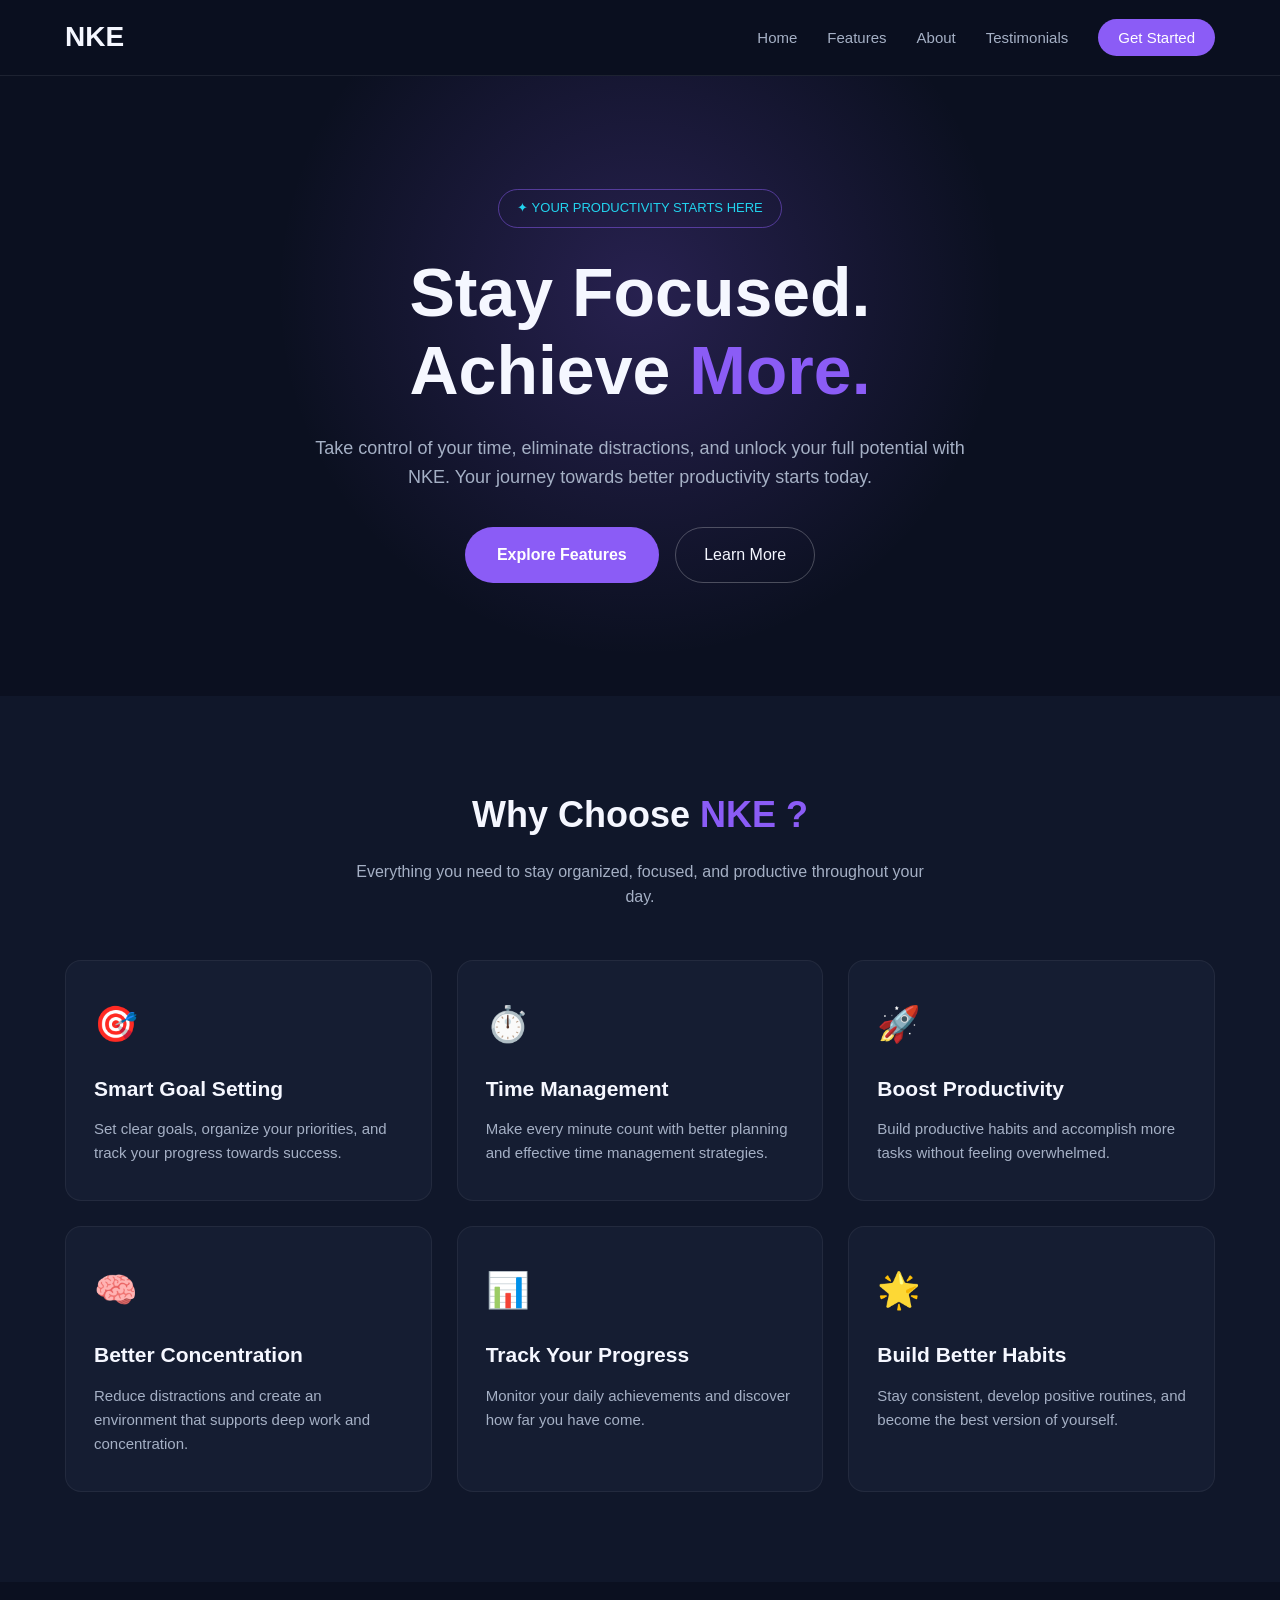
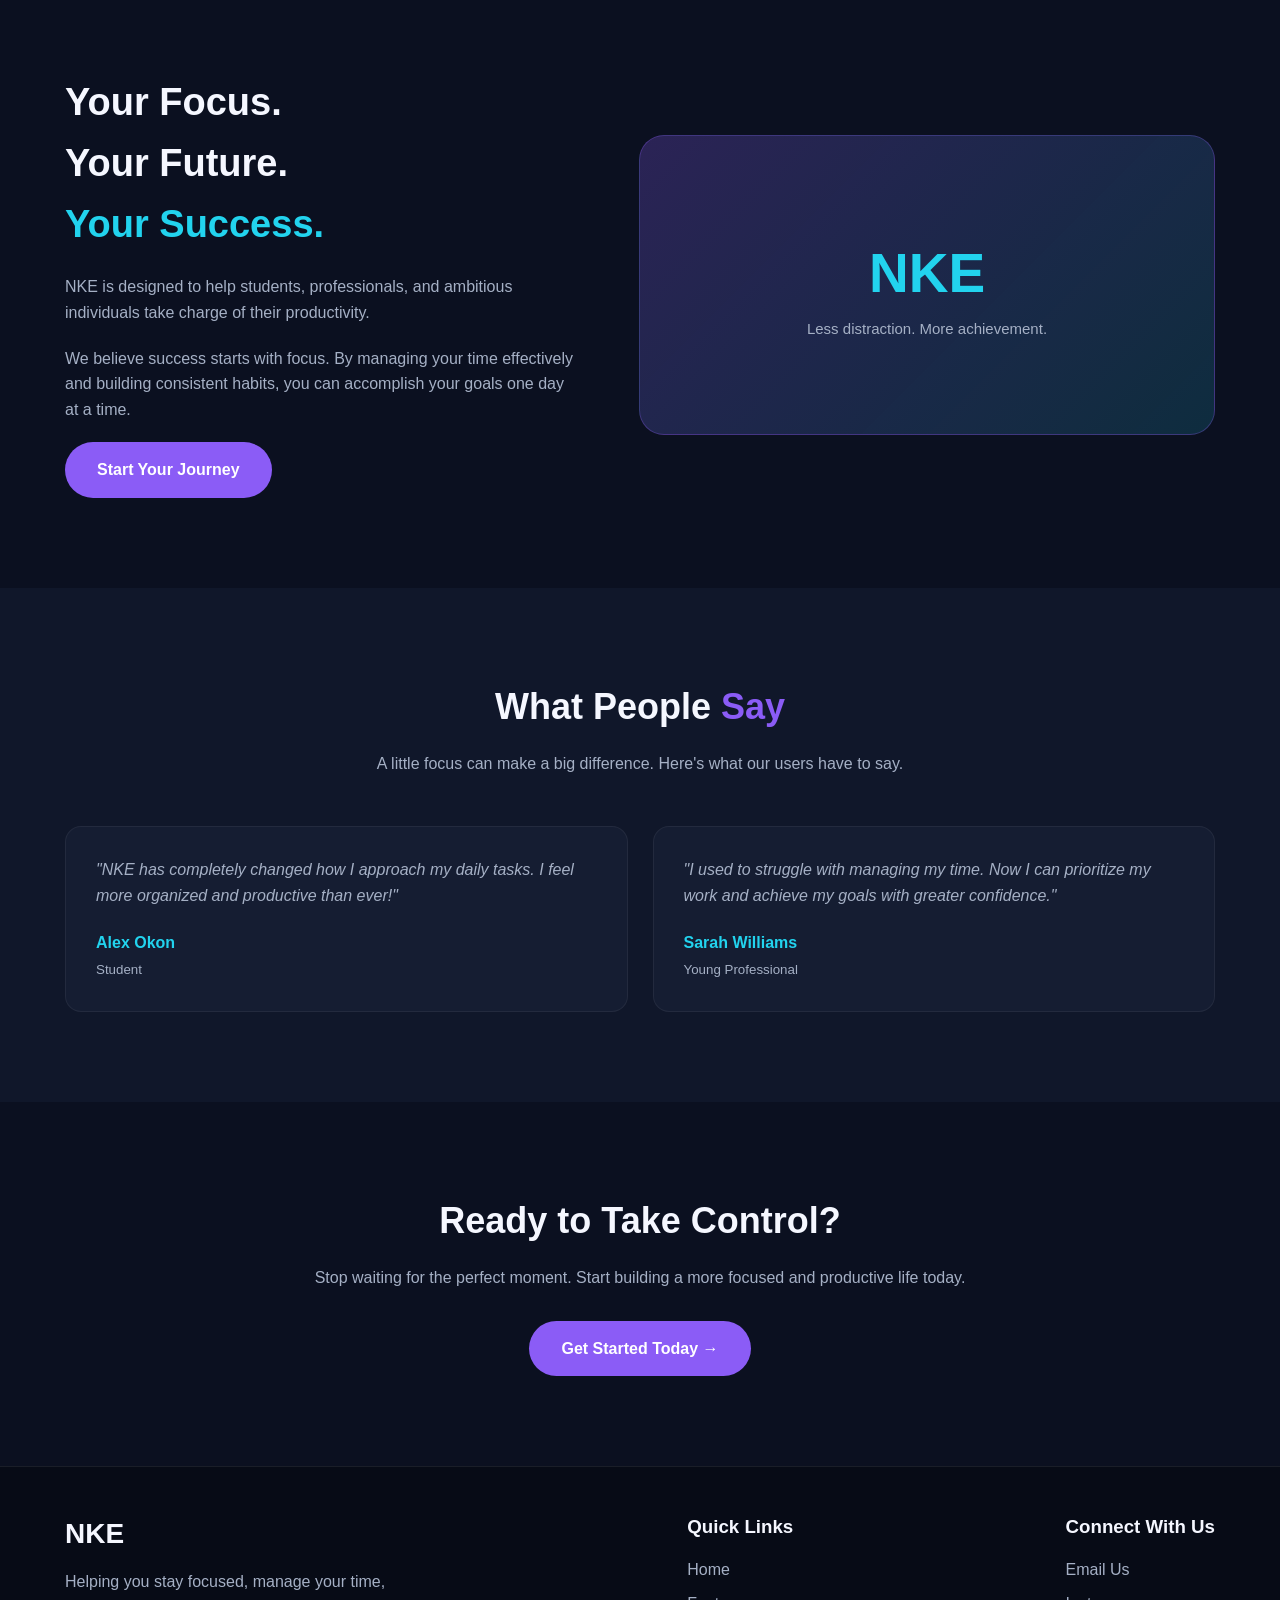
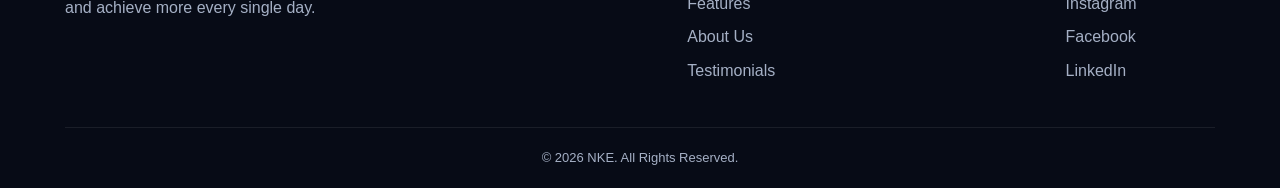
<file: WebDev-L1-LandingPage/index.html>
<!DOCTYPE html>
<html lang="en">
<head>
    <meta charset="UTF-8">
    <meta name="viewport" content="width=device-width, initial-scale=1.0">
    <title>NKE | Stay Focused, Achieve More</title>
    <link rel="stylesheet" href="style.css">
    <script src="script.js" defer></script>
</head>
<body>

    <!-- Navigation -->
    <header>
        <nav class="container">
            <a href="#home" class="logo">NKE</a>

            <button
                class="menu-toggle"
                type="button"
                aria-label="Open navigation menu"
                aria-controls="nav-links"
                aria-expanded="false"
            >
                <span></span>
                <span></span>
                <span></span>
            </button>

            <ul class="nav-links" id="nav-links">
                <li><a href="#home">Home</a></li>
                <li><a href="#features">Features</a></li>
                <li><a href="#about">About</a></li>
                <li><a href="#testimonials">Testimonials</a></li>
                <li><a href="#contact" class="nav-btn">Get Started</a></li>
            </ul>
        </nav>
    </header>

    <!-- Hero Section -->
    <section class="hero" id="home">
        <div class="hero-content">
            <div class="hero-tag">✦ YOUR PRODUCTIVITY STARTS HERE</div>

            <h1>
                Stay Focused.<br>
                Achieve <span>More.</span>
            </h1>

            <p>
                Take control of your time, eliminate distractions,
                and unlock your full potential with NKE.
                Your journey towards better productivity starts today.
            </p>

            <a href="#features" class="btn">Explore Features</a>
            <a href="#about" class="secondary-btn">Learn More</a>
        </div>
    </section>

    <!-- Features Section -->
    <section class="features" id="features">
        <div class="container">

            <div class="section-heading">
                <h2>Why Choose <span>NKE ?</span></h2>
                <p>
                    Everything you need to stay organized,
                    focused, and productive throughout your day.
                </p>
            </div>

            <div class="feature-grid">

                <div class="feature-card">
                    <div class="feature-icon">🎯</div>
                    <h3>Smart Goal Setting</h3>
                    <p>Set clear goals, organize your priorities,
                    and track your progress towards success.</p>
                </div>

                <div class="feature-card">
                    <div class="feature-icon">⏱️</div>
                    <h3>Time Management</h3>
                    <p>Make every minute count with better planning
                    and effective time management strategies.</p>
                </div>

                <div class="feature-card">
                    <div class="feature-icon">🚀</div>
                    <h3>Boost Productivity</h3>
                    <p>Build productive habits and accomplish
                    more tasks without feeling overwhelmed.</p>
                </div>

                <div class="feature-card">
                    <div class="feature-icon">🧠</div>
                    <h3>Better Concentration</h3>
                    <p>Reduce distractions and create an environment
                    that supports deep work and concentration.</p>
                </div>

                <div class="feature-card">
                    <div class="feature-icon">📊</div>
                    <h3>Track Your Progress</h3>
                    <p>Monitor your daily achievements and
                    discover how far you have come.</p>
                </div>

                <div class="feature-card">
                    <div class="feature-icon">🌟</div>
                    <h3>Build Better Habits</h3>
                    <p>Stay consistent, develop positive routines,
                    and become the best version of yourself.</p>
                </div>

            </div>
        </div>
    </section>

    <!-- About Section -->
    <section id="about">
        <div class="container about-content">

            <div class="about-text">
                <h2>
                    Your Focus.<br>
                    Your Future.<br>
                    <span>Your Success.</span>
                </h2>

                <p>
                    NKE is designed to help students,
                    professionals, and ambitious individuals
                    take charge of their productivity.
                </p>

                <p>
                    We believe success starts with focus.
                    By managing your time effectively and
                    building consistent habits, you can
                    accomplish your goals one day at a time.
                </p>

                <a href="#contact" class="btn">Start Your Journey</a>
            </div>

            <div class="about-visual">
                <div class="focus-display">
                    NKE
                    <small>Less distraction. More achievement.</small>
                </div>
            </div>

        </div>
    </section>

    <!-- Testimonials Section -->
    <section class="testimonials" id="testimonials">
        <div class="container">

            <div class="section-heading">
                <h2>What People <span>Say</span></h2>
                <p>
                    A little focus can make a big difference.
                    Here's what our users have to say.
                </p>
            </div>

            <div class="testimonial-grid">

                <div class="testimonial-card">
                    <p>
                        "NKE has completely changed how I
                        approach my daily tasks. I feel more
                        organized and productive than ever!"
                    </p>
                    <h4>Alex Okon</h4>
                    <small>Student</small>
                </div>

                <div class="testimonial-card">
                    <p>
                        "I used to struggle with managing my time.
                        Now I can prioritize my work and achieve
                        my goals with greater confidence."
                    </p>
                    <h4>Sarah Williams</h4>
                    <small>Young Professional</small>
                </div>

            </div>
        </div>
    </section>

    <!-- Call To Action -->
    <section class="cta" id="contact">
        <div class="container">
            <h2>Ready to Take Control?</h2>

            <p>
                Stop waiting for the perfect moment.
                Start building a more focused and productive life today.
            </p>

            <a href="mailto:nenyemokoye@gmail.com" class="btn">
                Get Started Today →
            </a>
        </div>
    </section>

    <!-- Footer -->
    <footer>
        <div class="container">

            <div class="footer-content">

                <div class="footer-about">
                    <a href="#home" class="logo">
                        NKE
                    </a>

                    <p>
                        Helping you stay focused, manage your time,
                        and achieve more every single day.
                    </p>
                </div>

                <div class="footer-links">
                    <h3>Quick Links</h3>
                    <a href="#home">Home</a>
                    <a href="#features">Features</a>
                    <a href="#about">About Us</a>
                    <a href="#testimonials">Testimonials</a>
                </div>

                <div class="footer-links">
                    <h3>Connect With Us</h3>
                    <a href="mailto:nenyemokoye@gmail">Email Us</a>
                    <a href="https://instagram.com/">Instagram</a>
                    <a href="https://facebook.com/">Facebook</a>
                    <a href="https://linkedin.com/">LinkedIn</a>
                </div>

            </div>

            <div class="copyright">
                <p>&copy; 2026 NKE. All Rights Reserved.</p>
            </div>

        </div>
    </footer>

</body>
</html>
</file>
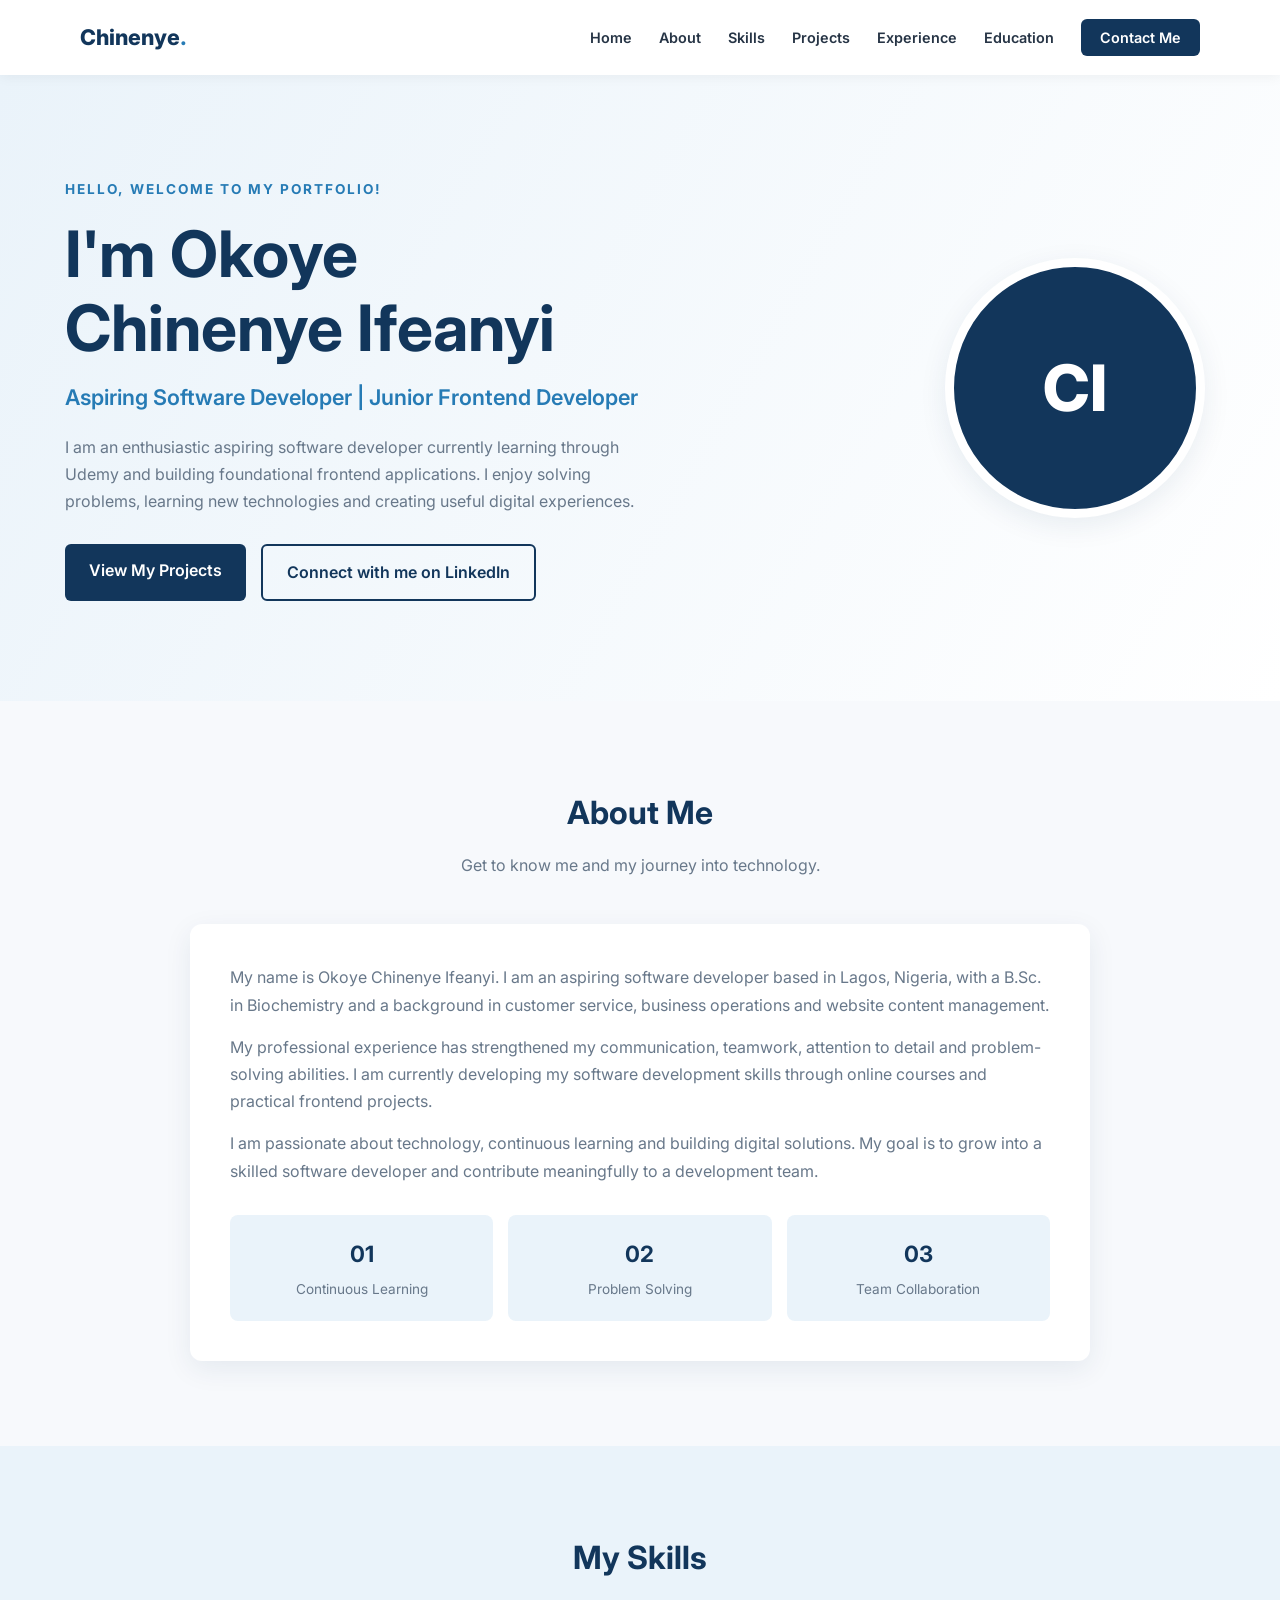
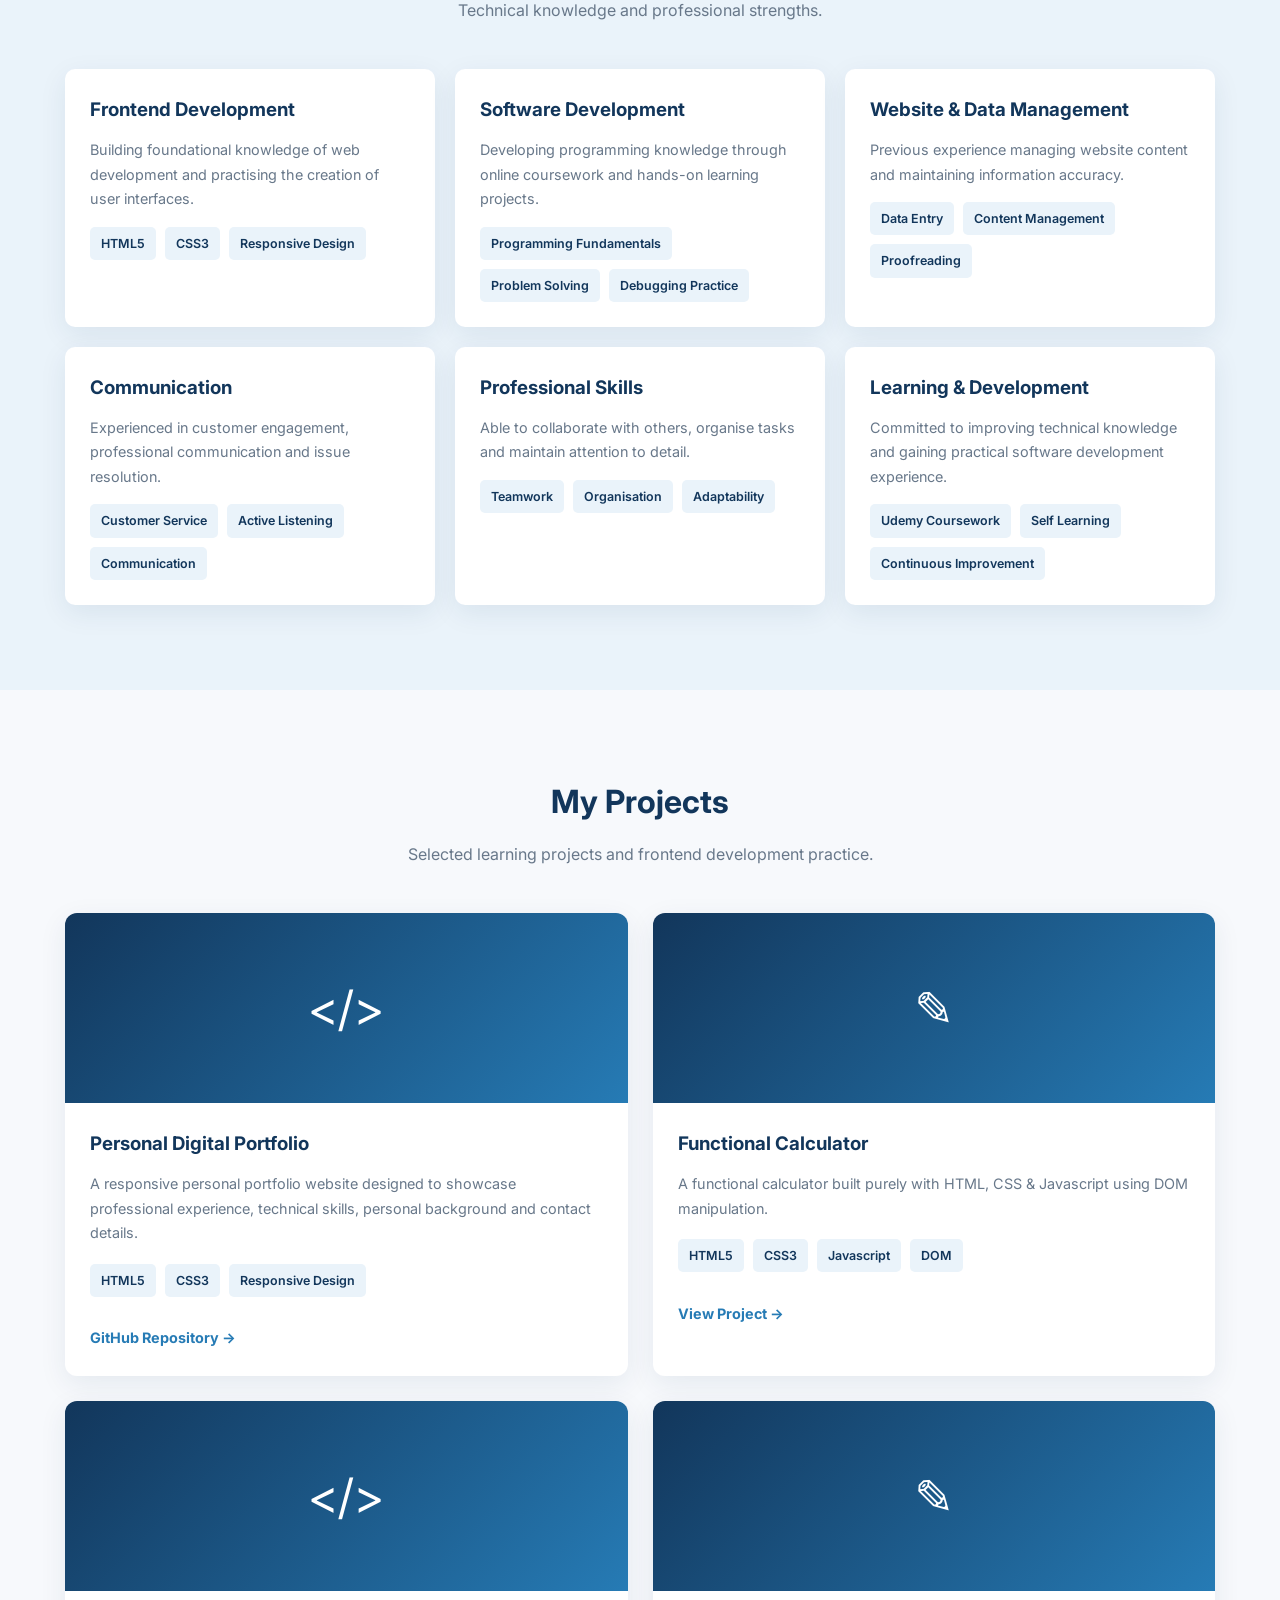
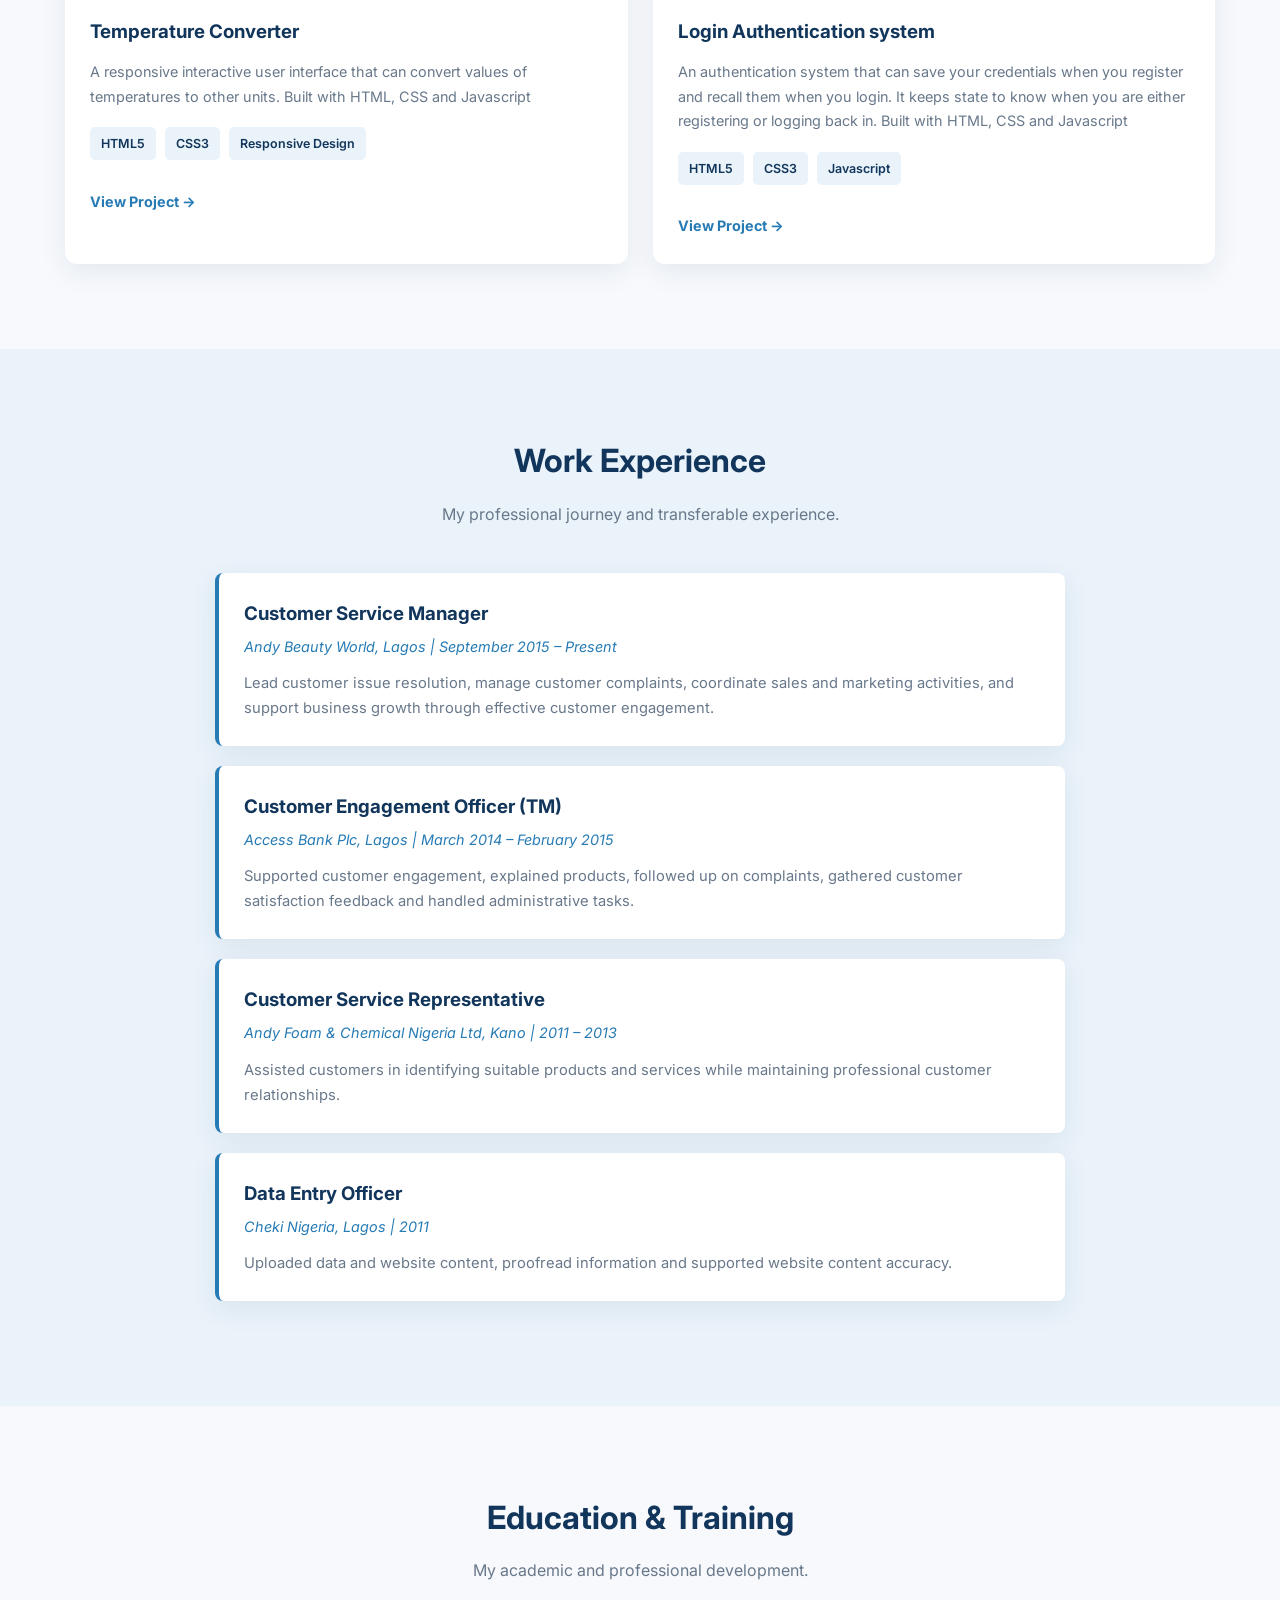
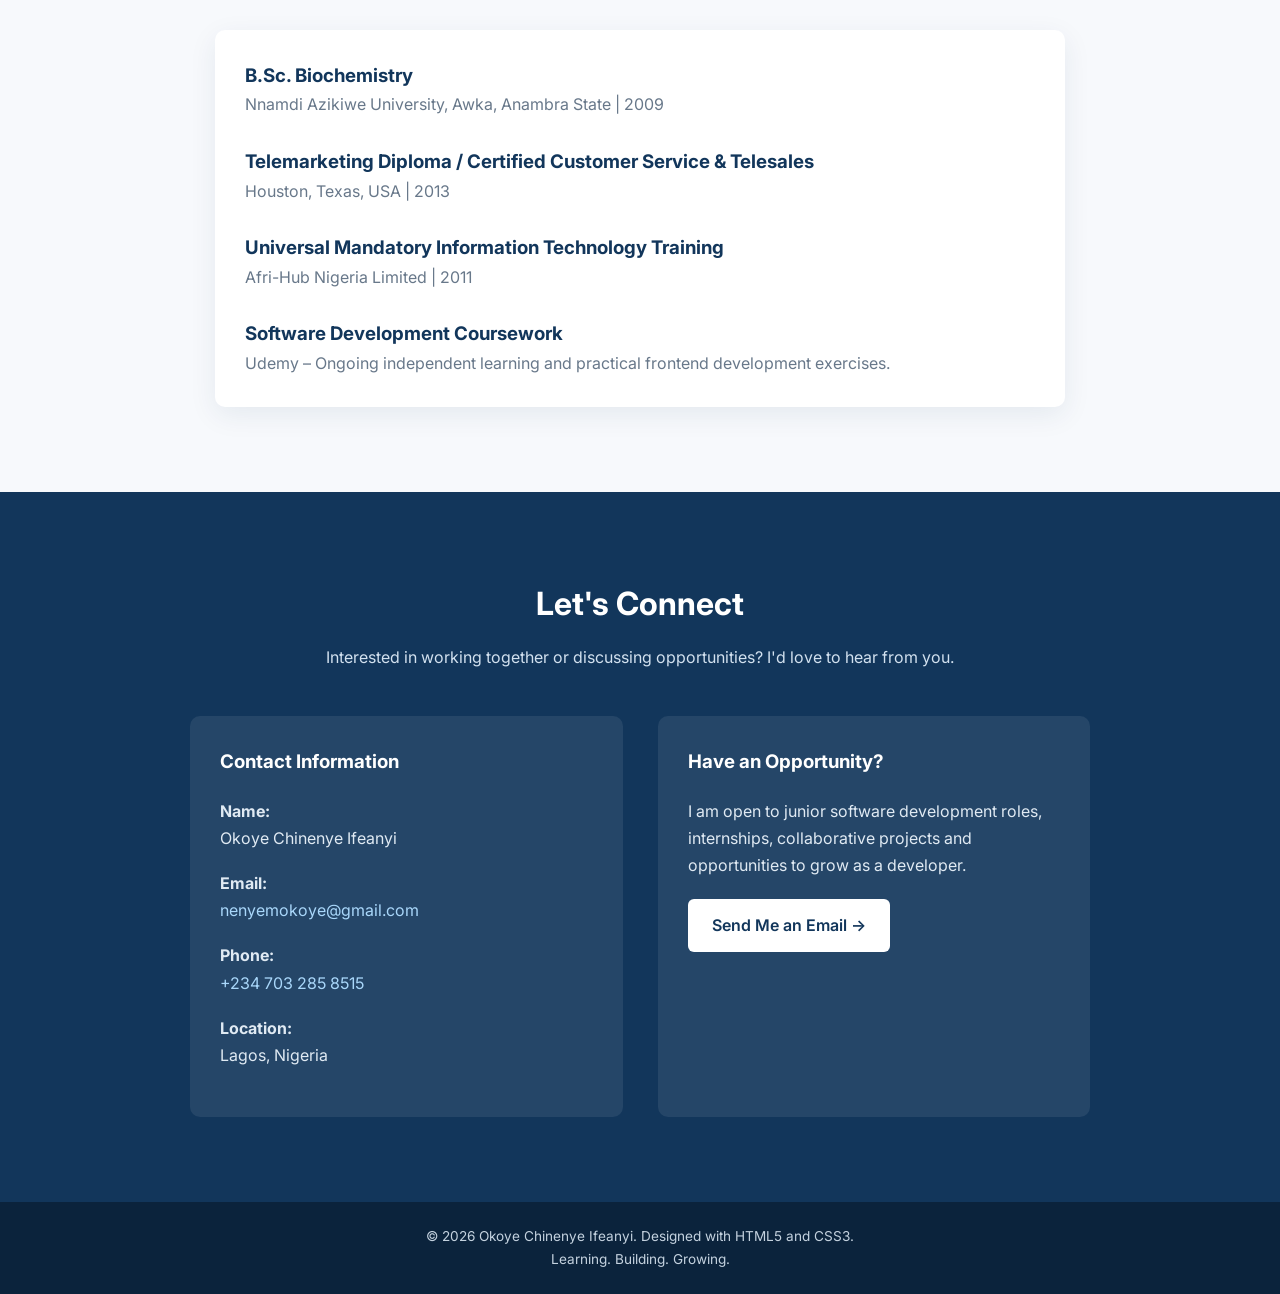
<file: WebDev-L1-PersonalPortfolio/index.html>
<!DOCTYPE html>
<html lang="en">

    <head>
        <meta charset="UTF-8">
        <meta name="viewport" content="width=device-width, initial-scale=1.0">

        <title>Okoye Chinenye Ifeanyi | Software Developer</title>

        <!-- Google Font -->
        <link href="https://fonts.googleapis.com/css2?family=Inter:wght@400;500;600;700;800&display=swap"
            rel="stylesheet">

        <!-- External CSS -->
        <link rel="stylesheet" href="style.css">
        <!--External Javascript-->
        <script src="script.js" defer></script>
    </head>

    <body>

        <!-- NAVIGATION -->
        <header>

            <nav class="container">
                <nav class="container" id="nav-container">
                    <a href="#home" class="logo">Chinenye<span>.</span></a>

                    <button class="hamburger" id="hamburger" aria-label="Toggle navigation" aria-expanded="false">
                        <span></span>
                        <span></span>
                        <span></span>
                    </button>

                    <ul class="nav-links" id="navLinks">
                        <li><a href="#home">Home</a></li>
                        <li><a href="#about">About</a></li>
                        <li><a href="#skills">Skills</a></li>
                        <li><a href="#projects">Projects</a></li>
                        <li><a href="#experience">Experience</a></li>
                        <li><a href="#education">Education</a></li>
                        <li><a href="#contact" class="nav-contact">Contact Me</a></li>
                    </ul>
                </nav>

        </header>

        <!-- HERO SECTION -->
        <section class="hero" id="home">
            <div class="container hero-content">

                <div class="hero-text">
                    <span class="greeting">Hello, welcome to my portfolio!</span>

                    <h1>I'm Okoye<br>Chinenye Ifeanyi</h1>

                    <h2>Aspiring Software Developer | Junior Frontend Developer</h2>

                    <p>
                        I am an enthusiastic aspiring software developer
                        currently learning through Udemy and building
                        foundational frontend applications. I enjoy solving
                        problems, learning new technologies and creating
                        useful digital experiences.
                    </p>

                    <div class="hero-buttons">
                        <a href="#projects" class="btn btn-primary">View My Projects</a>
                        <a href="https://www.linkedin.com/in/chinenye-okoye-760550109/" class="btn btn-outline">Connect
                            with me on LinkedIn</a>
                    </div>
                </div>

                <!-- AVATAR PLACEHOLDER -->
                <div class="hero-image">
                    <div class="avatar">CI</div>
                </div>

            </div>
        </section>

        <!-- ABOUT ME -->
        <section class="section" id="about">
            <div class="container">

                <h2 class="section-title">About Me</h2>
                <p class="section-subtitle">Get to know me and my journey into technology.</p>

                <div class="about-card">
                    <p>
                        My name is Okoye Chinenye Ifeanyi. I am an aspiring
                        software developer based in Lagos, Nigeria, with
                        a B.Sc. in Biochemistry and a background in customer
                        service, business operations and website content management.
                    </p>

                    <p>
                        My professional experience has strengthened my
                        communication, teamwork, attention to detail and
                        problem-solving abilities. I am currently developing
                        my software development skills through online courses
                        and practical frontend projects.
                    </p>

                    <p>
                        I am passionate about technology, continuous learning
                        and building digital solutions. My goal is to grow into
                        a skilled software developer and contribute meaningfully
                        to a development team.
                    </p>

                    <div class="about-highlights">
                        <div class="highlight">
                            <h3>01</h3>
                            <p>Continuous Learning</p>
                        </div>

                        <div class="highlight">
                            <h3>02</h3>
                            <p>Problem Solving</p>
                        </div>

                        <div class="highlight">
                            <h3>03</h3>
                            <p>Team Collaboration</p>
                        </div>
                    </div>
                </div>
            </div>
        </section>

        <!-- SKILLS -->
        <section class="section skills-section" id="skills">
            <div class="container">

                <h2 class="section-title">My Skills</h2>
                <p class="section-subtitle">Technical knowledge and professional strengths.</p>

                <div class="skills-grid">

                    <div class="skill-card">
                        <h3>Frontend Development</h3>
                        <p>Building foundational knowledge of web development and practising the creation of user
                            interfaces.</p>
                        <div class="skill-tags">
                            <span class="tag">HTML5</span>
                            <span class="tag">CSS3</span>
                            <span class="tag">Responsive Design</span>
                        </div>
                    </div>

                    <div class="skill-card">
                        <h3>Software Development</h3>
                        <p>Developing programming knowledge through online coursework and hands-on learning projects.
                        </p>
                        <div class="skill-tags">
                            <span class="tag">Programming Fundamentals</span>
                            <span class="tag">Problem Solving</span>
                            <span class="tag">Debugging Practice</span>
                        </div>
                    </div>

                    <div class="skill-card">
                        <h3>Website & Data Management</h3>
                        <p>Previous experience managing website content and maintaining information accuracy.</p>
                        <div class="skill-tags">
                            <span class="tag">Data Entry</span>
                            <span class="tag">Content Management</span>
                            <span class="tag">Proofreading</span>
                        </div>
                    </div>

                    <div class="skill-card">
                        <h3>Communication</h3>
                        <p>Experienced in customer engagement, professional communication and issue resolution.</p>
                        <div class="skill-tags">
                            <span class="tag">Customer Service</span>
                            <span class="tag">Active Listening</span>
                            <span class="tag">Communication</span>
                        </div>
                    </div>

                    <div class="skill-card">
                        <h3>Professional Skills</h3>
                        <p>Able to collaborate with others, organise tasks and maintain attention to detail.</p>
                        <div class="skill-tags">
                            <span class="tag">Teamwork</span>
                            <span class="tag">Organisation</span>
                            <span class="tag">Adaptability</span>
                        </div>
                    </div>

                    <div class="skill-card">
                        <h3>Learning & Development</h3>
                        <p>Committed to improving technical knowledge and gaining practical software development
                            experience.</p>
                        <div class="skill-tags">
                            <span class="tag">Udemy Coursework</span>
                            <span class="tag">Self Learning</span>
                            <span class="tag">Continuous Improvement</span>
                        </div>
                    </div>

                </div>
            </div>
        </section>

        <!-- PROJECTS -->
        <section class="section" id="projects">
            <div class="container">

                <h2 class="section-title">My Projects</h2>
                <p class="section-subtitle">Selected learning projects and frontend development practice.</p>

                <div class="projects-grid">

                    <article class="project-card">
                        <div class="project-image">&lt;/&gt;</div>

                        <div class="project-content">
                            <h3>Personal Digital Portfolio</h3>

                            <p>
                                A responsive personal portfolio website designed
                                to showcase professional experience, technical
                                skills, personal background and contact details.
                            </p>

                            <div class="skill-tags">
                                <span class="tag">HTML5</span>
                                <span class="tag">CSS3</span>
                                <span class="tag">Responsive Design</span>
                            </div>

                            <br>

                            <a href="https://github.com/nenyem147/OIBSIP/tree/main/WebDev-L1-PersonalPortfolio"
                                class="project-link" target="_blank" rel="noopener noreferrer">
                                GitHub Repository →
                            </a>
                        </div>
                    </article>

                    <article class="project-card">
                        <div class="project-image">&#9998;</div>

                        <div class="project-content">
                            <h3>Functional Calculator</h3>

                            <p>
                                A functional calculator built purely with HTML, CSS & Javascript using DOM manipulation.
                            </p>

                            <div class="skill-tags">
                                <span class="tag">HTML5</span>
                                <span class="tag">CSS3</span>
                                <span class="tag">Javascript</span>
                                <span class="tag">DOM</span>
                            </div>

                            <br>

                            <a href="https://nenyem147.github.io/OIBSIP/WebDev-L2-Calculator/index.html"
                                class="project-link" target="_blank" rel="noopener noreferrer">
                                View Project →
                            </a>
                        </div>
                    </article>


                    <article class="project-card">
                        <div class="project-image">&lt;/&gt;</div>

                        <div class="project-content">
                            <h3>Temperature Converter</h3>

                            <p>
                                A responsive interactive user interface that can convert values of temperatures to other units. Built with HTML, CSS and Javascript
                            </p>

                            <div class="skill-tags">
                                <span class="tag">HTML5</span>
                                <span class="tag">CSS3</span>
                                <span class="tag">Responsive Design</span>
                            </div>

                            <br>

                            <a href="https://nenyem147.github.io/OIBSIP/WebDev-L1-TemperatureConverterWebsite/index.html"
                                class="project-link" target="_blank" rel="noopener noreferrer">
                                View Project →
                            </a>
                        </div>
                    </article>

                    <article class="project-card">
                        <div class="project-image">&#9998;</div>

                        <div class="project-content">
                            <h3>Login Authentication system</h3>

                            <p>
                                An authentication system that can save your credentials when you register and recall them when you login. It keeps state to know when you are either registering or logging back in. Built
                                with HTML, CSS and Javascript
                            </p>

                            <div class="skill-tags">
                                <span class="tag">HTML5</span>
                                <span class="tag">CSS3</span>
                                <span class="tag">Javascript</span>
                            </div>

                            <br>

                            <a href="https://nenyem147.github.io/OIBSIP/WebDev-L2-LoginAuthenticationSystem/index.html"
                                class="project-link" target="_blank" rel="noopener noreferrer">
                                View Project →
                            </a>
                        </div>
                    </article>

                </div>
            </div>
        </section>

        <!-- WORK EXPERIENCE -->
        <section class="section experience-section" id="experience">
            <div class="container">

                <h2 class="section-title">Work Experience</h2>
                <p class="section-subtitle">My professional journey and transferable experience.</p>

                <div class="experience-list">

                    <div class="experience-item">
                        <h3>Customer Service Manager</h3>
                        <p class="date">Andy Beauty World, Lagos | September 2015 – Present</p>
                        <p>
                            Lead customer issue resolution, manage customer
                            complaints, coordinate sales and marketing activities,
                            and support business growth through effective customer engagement.
                        </p>
                    </div>

                    <div class="experience-item">
                        <h3>Customer Engagement Officer (TM)</h3>
                        <p class="date">Access Bank Plc, Lagos | March 2014 – February 2015</p>
                        <p>
                            Supported customer engagement, explained products,
                            followed up on complaints, gathered customer
                            satisfaction feedback and handled administrative tasks.
                        </p>
                    </div>

                    <div class="experience-item">
                        <h3>Customer Service Representative</h3>
                        <p class="date">Andy Foam & Chemical Nigeria Ltd, Kano | 2011 – 2013</p>
                        <p>
                            Assisted customers in identifying suitable products
                            and services while maintaining professional customer relationships.
                        </p>
                    </div>

                    <div class="experience-item">
                        <h3>Data Entry Officer</h3>
                        <p class="date">Cheki Nigeria, Lagos | 2011</p>
                        <p>
                            Uploaded data and website content, proofread
                            information and supported website content accuracy.
                        </p>
                    </div>

                </div>
            </div>
        </section>

        <!-- EDUCATION -->
        <section class="section" id="education">
            <div class="container">

                <h2 class="section-title">Education & Training</h2>
                <p class="section-subtitle">My academic and professional development.</p>

                <div class="education-card">

                    <h3>B.Sc. Biochemistry</h3>
                    <p>Nnamdi Azikiwe University, Awka, Anambra State | 2009</p>

                    <br>

                    <h3>Telemarketing Diploma / Certified Customer Service & Telesales</h3>
                    <p>Houston, Texas, USA | 2013</p>

                    <br>

                    <h3>Universal Mandatory Information Technology Training</h3>
                    <p>Afri-Hub Nigeria Limited | 2011</p>

                    <br>

                    <h3>Software Development Coursework</h3>
                    <p>Udemy – Ongoing independent learning and practical frontend development exercises.</p>

                </div>
            </div>
        </section>

        <!-- CONTACT -->
        <section class="section contact-section" id="contact">
            <div class="container">

                <h2 class="section-title">Let's Connect</h2>

                <p class="section-subtitle">
                    Interested in working together or discussing opportunities?
                    I'd love to hear from you.
                </p>

                <div class="contact-container">

                    <div class="contact-info">
                        <h3>Contact Information</h3>

                        <p>
                            <strong>Name:</strong><br>
                            Okoye Chinenye Ifeanyi
                        </p>

                        <p>
                            <strong>Email:</strong><br>
                            <a href="mailto:nenyemokoye@gmail.com">
                                nenyemokoye@gmail.com
                            </a>
                        </p>

                        <p>
                            <strong>Phone:</strong><br>
                            <a href="tel:+2347032858515">
                                +234 703 285 8515
                            </a>
                        </p>

                        <p>
                            <strong>Location:</strong><br>
                            Lagos, Nigeria
                        </p>
                    </div>

                    <div class="contact-message">
                        <h3>Have an Opportunity?</h3>

                        <p>
                            I am open to junior software development roles,
                            internships, collaborative projects and opportunities
                            to grow as a developer.
                        </p>

                        <a href="mailto:nenyemokoye@gmail.com" class="btn">
                            Send Me an Email →
                        </a>
                    </div>

                </div>
            </div>
        </section>

        <!-- FOOTER -->
        <footer>
            <div class="container">
                <p>
                    &copy; 2026 Okoye Chinenye Ifeanyi.
                    Designed with HTML5 and CSS3.
                </p>

                <p>Learning. Building. Growing.</p>
            </div>
        </footer>

    </body>

</html>
</file>
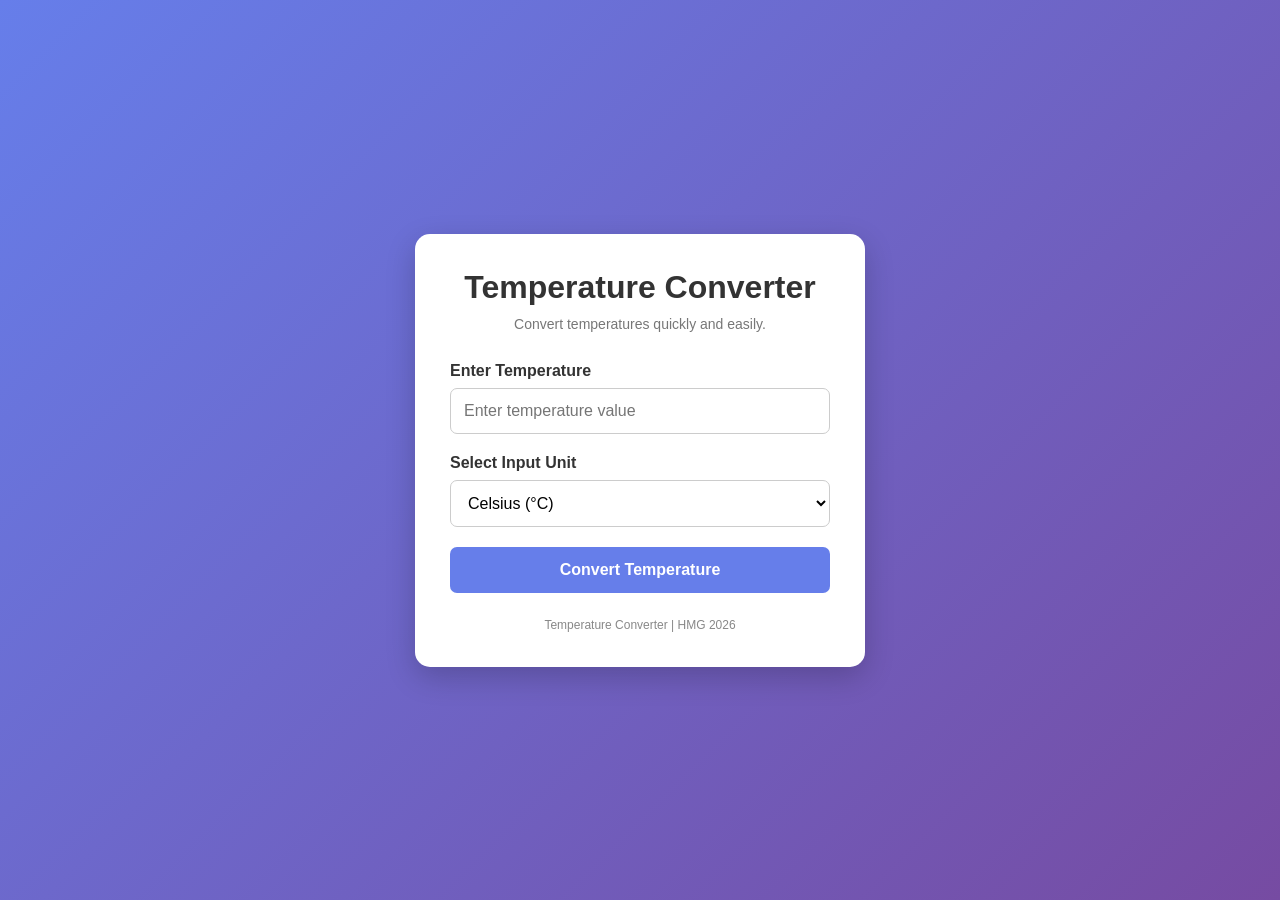
<file: WebDev-L1-TemperatureConverterWebsite/index.html>
<!DOCTYPE html>
<html lang="en">
<head>
    <meta charset="UTF-8">
    <meta name="viewport" content="width=device-width, initial-scale=1.0">
    <title>Temperature Converter</title>
    <link rel="stylesheet" href="style.css">
</head>
<body>

    <main class="converter-container">
        <h1>Temperature Converter</h1>
        <p class="subtitle">Convert temperatures quickly and easily.</p>

        <form id="converterForm" novalidate>

            <label for="temperature">Enter Temperature</label>
            <input
                type="number"
                id="temperature"
                placeholder="Enter temperature value"
                step="any"
                required
            >

            <label for="unit">Select Input Unit</label>
            <select id="unit">
                <option value="C">Celsius (°C)</option>
                <option value="F">Fahrenheit (°F)</option>
                <option value="K">Kelvin (K)</option>
            </select>

            <button type="submit">Convert Temperature</button>

            <p id="errorMessage" class="error" role="alert"></p>

        </form>

        <section id="results" class="results" aria-live="polite" hidden>
            <h2>Conversion Results</h2>

            <div class="result-item">
                <span>Celsius</span>
                <strong id="celsiusResult">--</strong>
            </div>

            <div class="result-item">
                <span>Fahrenheit</span>
                <strong id="fahrenheitResult">--</strong>
            </div>

            <div class="result-item">
                <span>Kelvin</span>
                <strong id="kelvinResult">--</strong>
            </div>
        </section>

        <footer>
            <p>Temperature Converter | HMG 2026</p>
        </footer>
    </main>

    <script src="script.js"></script>
</body>
</html>
</file>
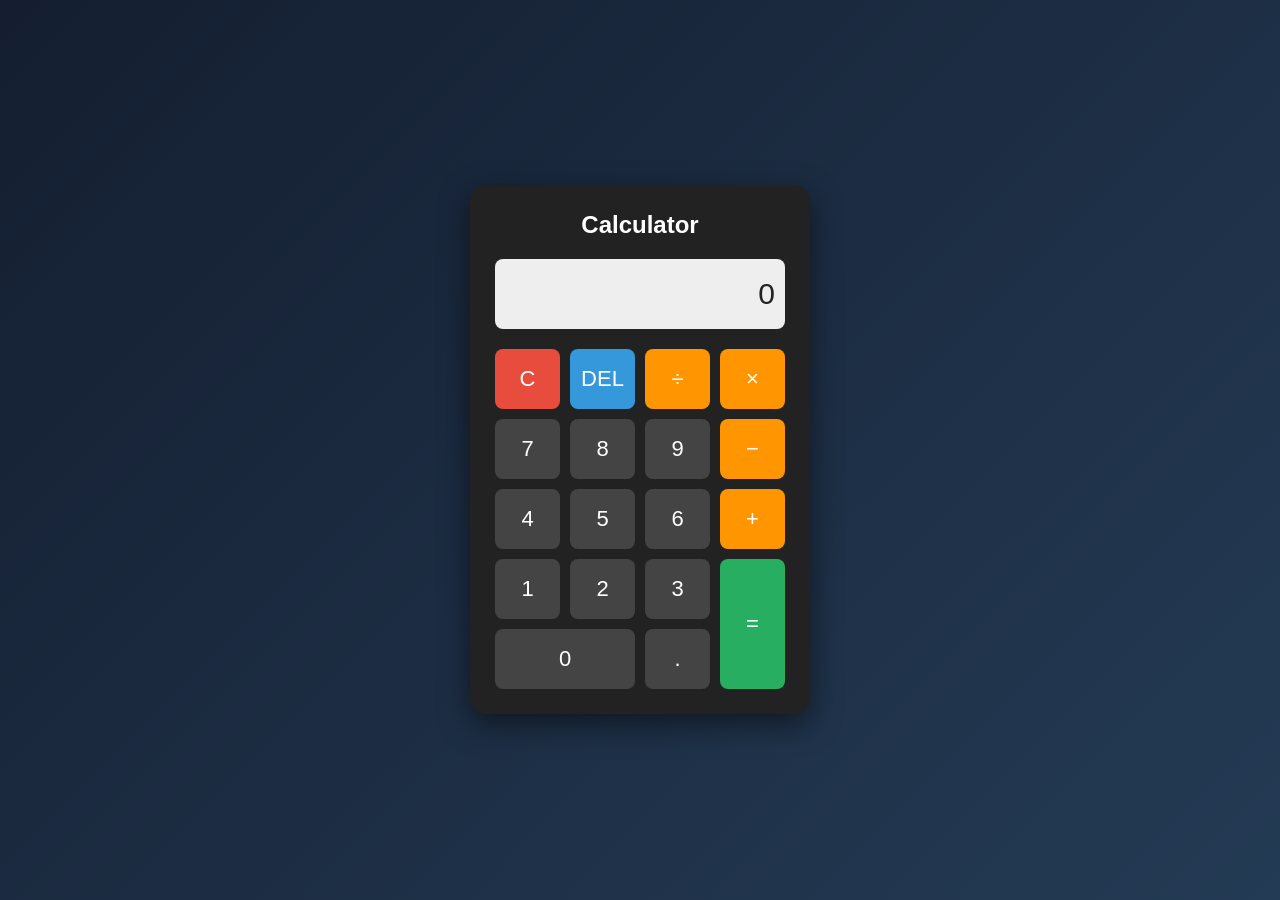
<file: WebDev-L2-Calculator/index.html>
<!DOCTYPE html>
<html lang="en">
<head>
    <meta charset="UTF-8">
    <meta name="viewport" content="width=device-width, initial-scale=1.0">
    <title>Simple JavaScript Calculator</title>
    <link rel="stylesheet" href="style.css">
</head>
<body>

    <div class="calculator">
        <h2>Calculator</h2>

        <div class="display">
            <input
                type="text"
                id="display"
                value="0"
                readonly
                aria-label="Calculator display"
            >
        </div>

        <div class="buttons">

            <button class="clear" data-action="clear">C</button>
            <button class="delete" data-action="delete">DEL</button>
            <button class="operator" data-value="/">÷</button>
            <button class="operator" data-value="*">×</button>

            <button data-value="7">7</button>
            <button data-value="8">8</button>
            <button data-value="9">9</button>
            <button class="operator" data-value="-">−</button>

            <button data-value="4">4</button>
            <button data-value="5">5</button>
            <button data-value="6">6</button>
            <button class="operator" data-value="+">+</button>

            <button data-value="1">1</button>
            <button data-value="2">2</button>
            <button data-value="3">3</button>
            <button class="equals" data-action="equals">=</button>

            <button class="zero" data-value="0">0</button>
            <button data-value=".">.</button>

        </div>
    </div>

    <script src="script.js"></script>
</body>
</html>
</file>
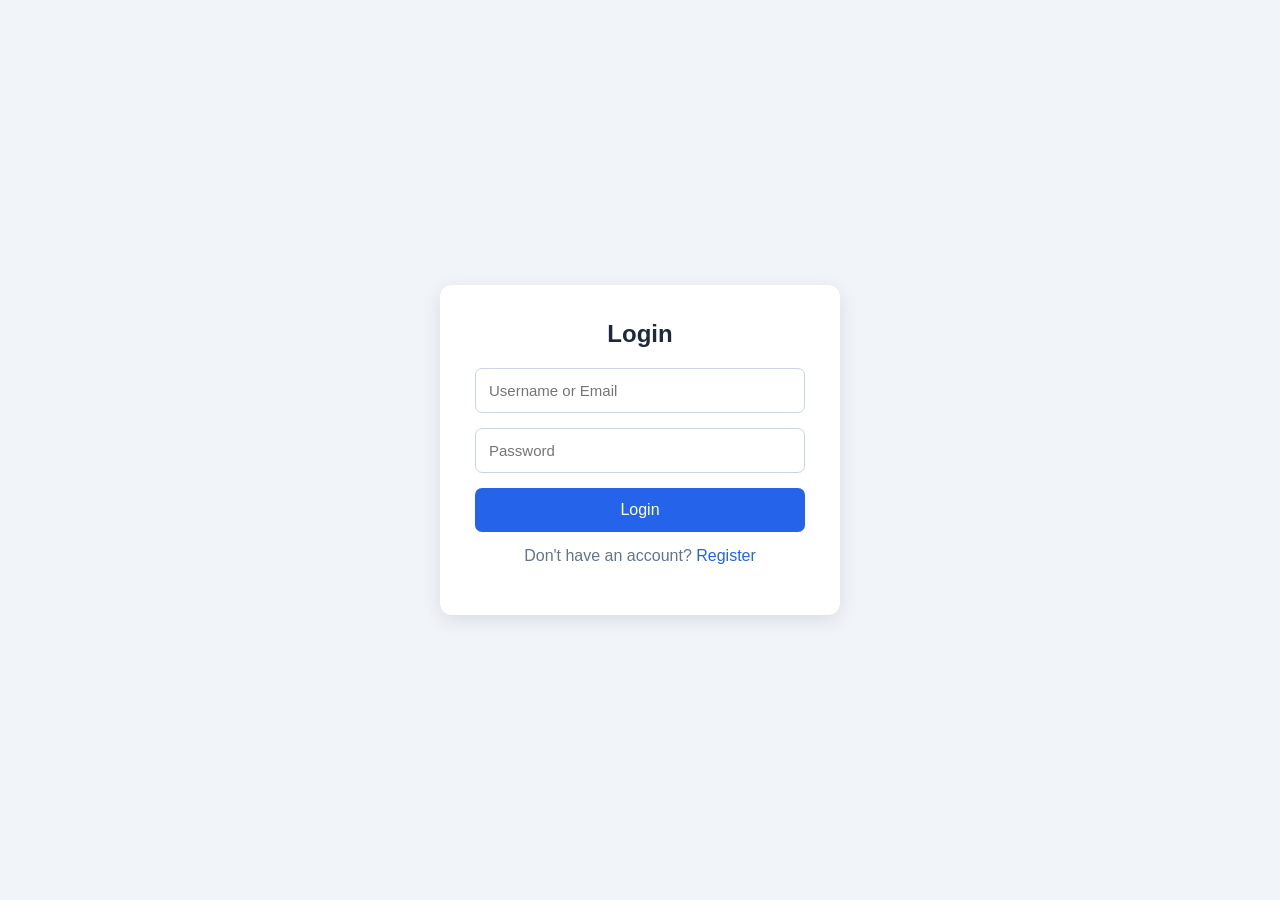
<file: WebDev-L2-LoginAuthenticationSystem/index.html>
<!DOCTYPE html>
<html lang="en">
<head>
  <meta charset="UTF-8">
  <meta name="viewport" content="width=device-width, initial-scale=1.0">
  <title>Authentication System</title>
  <link rel="stylesheet" href="style.css">
  <script src="auth.js" defer></script>
</head>
<body>

  <div class="container" id="loginPage">
    <h2>Login</h2>
    <form id="loginForm">
      <input id="loginIdentifier" placeholder="Username or Email" required>
      <input id="loginPassword" type="password" placeholder="Password" required>
      <button type="submit">Login</button>
      <p id="loginMessage" class="message"></p>
    </form>
    <p>Don't have an account?
      <a href="#" id="showRegister">Register</a>
    </p>
  </div>

  <div class="container hidden" id="registerPage">
    <h2>Create Account</h2>
    <form id="registerForm">
      <input id="regIdentifier" placeholder="Username or Email" required>
      <input id="regPassword" type="password" placeholder="Password (8 characters minimum)" required>
      <button type="submit">Register</button>
      <p id="regMessage" class="message"></p>
    </form>
    <p>Already have an account?
      <a href="#" id="showLogin">Login</a>
    </p>
  </div>

  <div class="container hidden" id="dashboardPage">
    <h1>Dashboard</h1>
    <h2>Welcome, <span id="welcomeUser"></span>!</h2>
    <p id="authMessage"></p>
    <p>This is your protected dashboard.</p>
    <button id="logoutButton">Logout</button>
  </div>

</body>
</html>
</file>
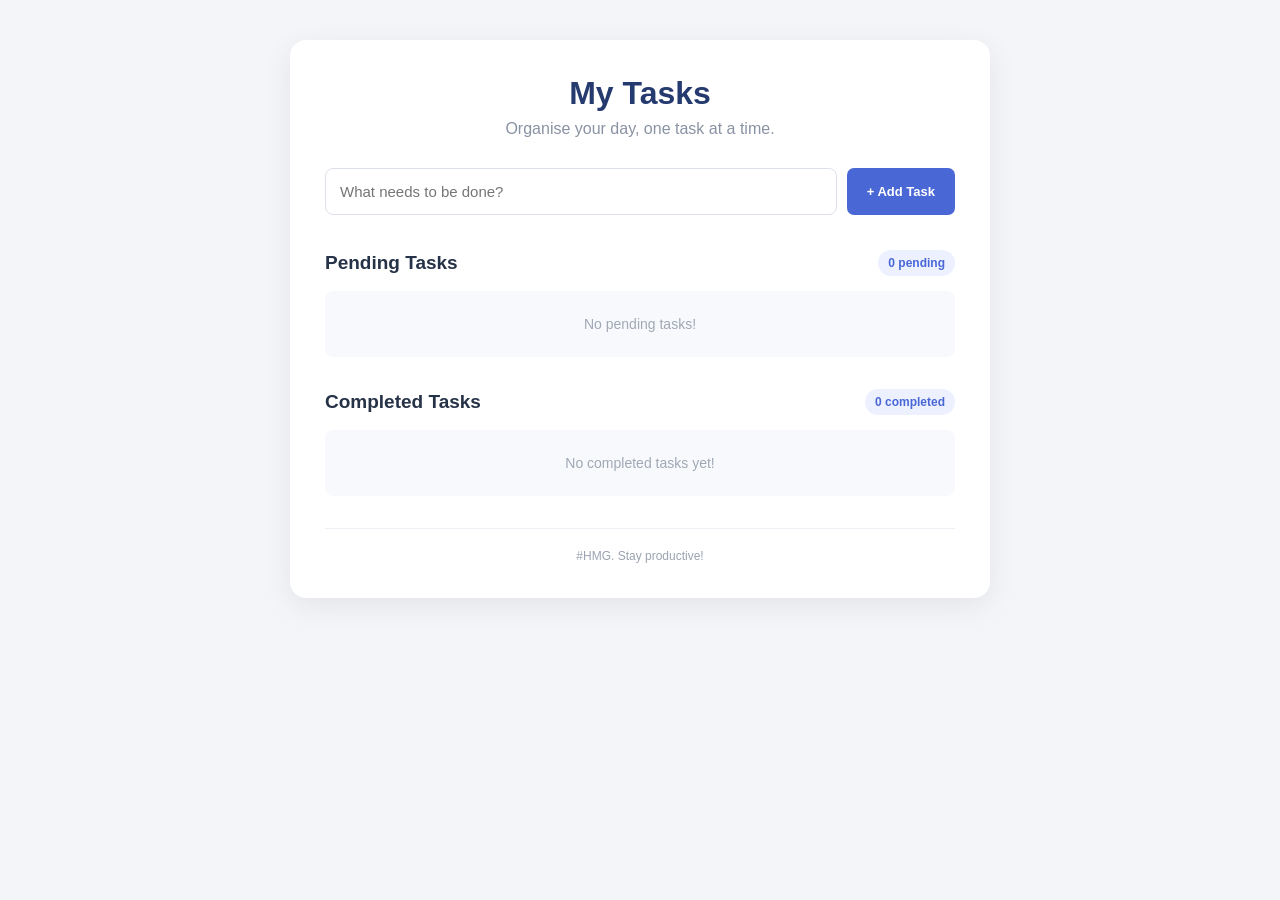
<file: WebDev-L2-ToDoWebApp/index.html>
<!DOCTYPE html>
<html lang="en">
<head>
    <meta charset="UTF-8">
    <meta name="viewport" content="width=device-width, initial-scale=1.0">
    <title>My To-Do App</title>
    <link rel="stylesheet" href="style.css">
</head>
<body>

    <main class="container">

        <header class="header">
            <h1>My Tasks</h1>
            <p>Organise your day, one task at a time.</p>
        </header>

        <form id="task-form" class="task-form">
            <input
                type="text"
                id="task-input"
                placeholder="What needs to be done?"
                autocomplete="off"
                maxlength="150"
                required
            >
            <button type="submit">+ Add Task</button>
        </form>

        <section class="task-section">
            <div class="section-header">
                <h2>Pending Tasks</h2>
                <span id="pending-count">0 pending</span>
            </div>

            <ul id="pending-list" class="task-list"></ul>
        </section>

        <section class="task-section">
            <div class="section-header">
                <h2>Completed Tasks</h2>
                <span id="completed-count">0 completed</span>
            </div>

            <ul id="completed-list" class="task-list"></ul>
        </section>

        <footer>
            <p>#HMG. Stay productive!</p>
        </footer>

    </main>

    <script src="script.js"></script>
</body>
</html>
</file>
<file: WebDev-L1-LandingPage/style.css>
/* GENERAL STYLES */
* {
    margin: 0;
    padding: 0;
    box-sizing: border-box;
}

html {
    scroll-behavior: smooth;
    scroll-padding-top: 85px;
}

body {
    font-family: Arial, Helvetica, sans-serif;
    background-color: #0b1020;
    color: #f5f7ff;
    line-height: 1.6;
}

:root {
    --primary: #8b5cf6;
    --secondary: #22d3ee;
    --dark: #0b1020;
    --card: #151d32;
    --light: #f5f7ff;
    --muted: #a5b0c5;
}

a {
    text-decoration: none;
    color: inherit;
}

.container {
    width: 90%;
    max-width: 1150px;
    margin: auto;
}

/* NAVIGATION */
header {
    background: rgba(11, 16, 32, 0.95);
    position: sticky;
    top: 0;
    z-index: 1000;
    border-bottom: 1px solid rgba(255,255,255,0.08);
}

nav {
    min-height: 75px;
    display: flex;
    justify-content: space-between;
    align-items: center;
    gap: 20px;
}

.logo {
    font-size: 28px;
    font-weight: bold;
    color: var(--light);
}

.logo span {
    color: var(--primary);
}

.nav-links {
    display: flex;
    align-items: center;
    gap: 30px;
    list-style: none;
}

.nav-links a {
    color: var(--muted);
    font-size: 15px;
    transition: 0.3s;
}

.nav-links a:hover {
    color: var(--secondary);
}

.nav-btn {
    background: var(--primary);
    color: white !important;
    padding: 10px 20px;
    border-radius: 25px;
}


/* MOBILE NAVIGATION CONTROL */
.menu-toggle {
    display: none;
}

.nav-overlay {
    display: none;
}

@media (max-width: 768px) {
    .nav-overlay {
        display: block;
    }
}

/* HERO SECTION */
.hero {
    min-height: 620px;
    display: flex;
    align-items: center;
    text-align: center;
    background: radial-gradient(
        circle at 50% 35%,
        rgba(139,92,246,0.22),
        transparent 48%
    );
    padding: 100px 20px;
}

.hero-content {
    max-width: 800px;
    margin: auto;
}

.hero-tag {
    display: inline-block;
    padding: 8px 18px;
    border: 1px solid rgba(139,92,246,0.5);
    border-radius: 30px;
    color: var(--secondary);
    font-size: 13px;
    margin-bottom: 25px;
}

.hero h1 {
    font-size: clamp(38px, 6vw, 68px);
    line-height: 1.15;
    margin-bottom: 25px;
}

.hero h1 span {
    color: var(--primary);
}

.hero p {
    color: var(--muted);
    font-size: 18px;
    max-width: 650px;
    margin: 0 auto 35px;
}

.btn {
    display: inline-block;
    background: var(--primary);
    color: white;
    padding: 15px 32px;
    border-radius: 30px;
    font-weight: bold;
    transition: 0.3s;
}

.btn:hover {
    background: #7041d8;
    transform: translateY(-3px);
}

.secondary-btn {
    display: inline-block;
    margin-left: 12px;
    padding: 14px 28px;
    border: 1px solid rgba(255,255,255,0.25);
    border-radius: 30px;
    transition: 0.3s;
}

.secondary-btn:hover {
    border-color: var(--secondary);
    color: var(--secondary);
}

/* SECTIONS */
section {
    padding: 90px 0;
}

.section-heading {
    text-align: center;
    margin-bottom: 50px;
}

.section-heading h2 {
    font-size: 36px;
    margin-bottom: 15px;
}

.section-heading h2 span {
    color: var(--primary);
}

.section-heading p {
    color: var(--muted);
    max-width: 600px;
    margin: auto;
}

/* FEATURES */
.features {
    background-color: #10172a;
}

.feature-grid {
    display: grid;
    grid-template-columns: repeat(3, 1fr);
    gap: 25px;
}

.feature-card {
    background: var(--card);
    padding: 35px 28px;
    border-radius: 16px;
    border: 1px solid rgba(255,255,255,0.06);
    transition: 0.3s;
}

.feature-card:hover {
    transform: translateY(-8px);
    border-color: var(--primary);
}

.feature-icon {
    font-size: 35px;
    margin-bottom: 20px;
}

.feature-card h3 {
    font-size: 21px;
    margin-bottom: 12px;
}

.feature-card p {
    color: var(--muted);
    font-size: 15px;
}

/* ABOUT */
.about-content {
    display: flex;
    align-items: center;
    gap: 60px;
}

.about-text {
    flex: 1;
}

.about-text h2 {
    font-size: 38px;
    margin-bottom: 20px;
}

.about-text h2 span {
    color: var(--secondary);
}

.about-text p {
    color: var(--muted);
    margin-bottom: 20px;
}

.about-visual {
    flex: 1;
    min-height: 300px;
    background: linear-gradient(
        135deg,
        rgba(139,92,246,0.25),
        rgba(34,211,238,0.15)
    );
    border: 1px solid rgba(139,92,246,0.3);
    border-radius: 25px;
    display: flex;
    justify-content: center;
    align-items: center;
    text-align: center;
    padding: 30px;
}

.focus-display {
    font-size: 55px;
    font-weight: bold;
    color: var(--secondary);
}

.focus-display small {
    display: block;
    font-size: 15px;
    color: var(--muted);
    font-weight: normal;
}

/* TESTIMONIALS */
.testimonials {
    background: #10172a;
}

.testimonial-grid {
    display: grid;
    grid-template-columns: repeat(2, 1fr);
    gap: 25px;
}

.testimonial-card {
    background: var(--card);
    padding: 30px;
    border-radius: 16px;
    border: 1px solid rgba(255,255,255,0.06);
}

.testimonial-card p {
    color: var(--muted);
    margin-bottom: 22px;
    font-style: italic;
}

.testimonial-card h4 {
    color: var(--secondary);
}

.testimonial-card small {
    color: var(--muted);
}

/* CALL TO ACTION */
.cta {
    text-align: center;
    padding: 90px 20px;
}

.cta h2 {
    font-size: 36px;
    margin-bottom: 15px;
}

.cta p {
    color: var(--muted);
    margin-bottom: 30px;
}

/* FOOTER */
footer {
    background: #070b16;
    padding: 45px 0 20px;
    border-top: 1px solid rgba(255,255,255,0.08);
}

.footer-content {
    display: flex;
    justify-content: space-between;
    flex-wrap: wrap;
    gap: 30px;
    margin-bottom: 35px;
}

.footer-about {
    max-width: 350px;
}

.footer-about p {
    color: var(--muted);
    margin-top: 12px;
}

.footer-links h3 {
    margin-bottom: 15px;
}

.footer-links a {
    display: block;
    color: var(--muted);
    margin-bottom: 8px;
    transition: 0.3s;
}

.footer-links a:hover {
    color: var(--secondary);
}

.copyright {
    text-align: center;
    border-top: 1px solid rgba(255,255,255,0.08);
    padding-top: 20px;
    color: var(--muted);
    font-size: 13px;
}

/* TABLET RESPONSIVENESS */
@media (max-width: 768px) {
    /* Keep the brand and menu control on one row. */
    nav {
        min-height: 75px;
        flex-direction: row;
        padding: 0;
    }

    .menu-toggle {
        display: flex;
    }

    /*
       The header is its own stacking context. When the menu is open,
       it must sit above the page overlay so the drawer is never dimmed.
    */
    body.menu-open header {
        z-index: 1002;
    }

    .nav-links {
        position: fixed;
        top: 0;
        right: 0;
        width: min(320px, 85vw);
        height: 100dvh;
        padding: 100px 28px 32px;
        margin: 0;
        display: flex;
        flex-direction: column;
        align-items: stretch;
        justify-content: flex-start;
        gap: 0;
        overflow-y: auto;
        background: #070b16;
        border-left: 1px solid rgba(255,255,255,0.10);
        box-shadow: -16px 0 40px rgba(0,0,0,0.35);
        list-style: none;
        transform: translateX(105%);
        visibility: hidden;
        pointer-events: none;
        transition: transform 300ms ease, visibility 300ms ease;
        z-index: 2;
    }

    .nav-links.is-open {
        transform: translateX(0);
        visibility: visible;
        pointer-events: auto;
    }

    .nav-links li {
        width: 100%;
        border-bottom: 1px solid rgba(255,255,255,0.08);
    }

    .nav-links a {
        display: block;
        width: 100%;
        padding: 18px 5px;
        font-size: 16px;
    }

    .nav-links .nav-btn {
        display: inline-block;
        width: auto;
        margin-top: 22px;
        padding: 12px 20px;
        border-bottom: 0;
    }

    .menu-toggle {
        position: relative;
        z-index: 3;
        width: 46px;
        height: 46px;
        padding: 11px;
        display: flex;
        flex-direction: column;
        justify-content: center;
        align-items: center;
        gap: 5px;
        border: 1px solid rgba(139,92,246,0.45);
        border-radius: 10px;
        background: transparent;
        cursor: pointer;
    }

    .menu-toggle span {
        display: block;
        width: 21px;
        height: 2px;
        border-radius: 2px;
        background: var(--light);
        transition: transform 250ms ease, opacity 200ms ease;
    }

    .menu-toggle.is-open span:nth-child(1) {
        transform: translateY(7px) rotate(45deg);
    }

    .menu-toggle.is-open span:nth-child(2) {
        opacity: 0;
    }

    .menu-toggle.is-open span:nth-child(3) {
        transform: translateY(-7px) rotate(-45deg);
    }

    .nav-overlay {
        position: fixed;
        inset: 0;
        z-index: 1001;
        background: rgba(0,0,0,0.62);
        opacity: 0;
        visibility: hidden;
        pointer-events: none;
        transition: opacity 300ms ease, visibility 300ms ease;
    }

    .nav-overlay.is-visible {
        opacity: 1;
        visibility: visible;
        pointer-events: auto;
    }

    .hero {
        min-height: 550px;
        padding: 80px 15px;
    }

    .hero p {
        font-size: 16px;
    }

    .feature-grid {
        grid-template-columns: repeat(2, 1fr);
    }

    .about-content {
        flex-direction: column;
        gap: 35px;
    }

    .about-visual {
        width: 100%;
        min-height: 250px;
    }

    .testimonial-grid {
        grid-template-columns: 1fr;
    }

    .section-heading h2,
    .cta h2 {
        font-size: 30px;
    }
}

/* MOBILE RESPONSIVENESS */
@media (max-width: 480px) {

    .feature-grid {
        grid-template-columns: 1fr;
    }

    .nav-links {
        gap: 0;
    }

    .nav-links .nav-btn {
        padding: 12px 20px;
    }

    .hero h1 {
        font-size: 40px;
    }

    .hero .btn,
    .hero .secondary-btn {
        display: block;
        margin: 12px auto;
        max-width: 220px;
    }

    .about-text h2 {
        font-size: 30px;
    }

    .footer-content {
        flex-direction: column;
    }

    section {
        padding: 65px 0;
    }
}
</file>
<file: WebDev-L1-PersonalPortfolio/style.css>
/* =====================================
   1. GENERAL STYLES
===================================== */

:root {
    --primary: #12365b;
    --secondary: #267bb5;
    --light-blue: #eaf3fa;
    --background: #f7f9fc;
    --white: #ffffff;
    --text: #263445;
    --muted: #68788a;
    --border: #dce5ee;
    --shadow: 0 8px 28px rgba(18, 54, 91, 0.08);
}

* {
    margin: 0;
    padding: 0;
    box-sizing: border-box;
}

html {
    scroll-behavior: smooth;
    scroll-padding-top: 90px;
}

body {
    font-family: 'Inter', sans-serif;
    background: var(--background);
    color: var(--text);
    line-height: 1.7;
}

a {
    text-decoration: none;
    color: inherit;
}

.container {
    width: 90%;
    max-width: 1150px;
    margin: auto;
}

#nav-container {
    display: flex;
    width: 100%;
    flex-direction: row;
    padding: 0 15px;
}

.section {
    padding: 85px 0;
}

.section-title {
    text-align: center;
    font-size: 2rem;
    color: var(--primary);
    margin-bottom: 12px;
}

.section-subtitle {
    text-align: center;
    color: var(--muted);
    margin-bottom: 45px;
}


/* =====================================
   2. NAVIGATION
===================================== */

header {
    background: var(--white);
    position: sticky;
    top: 0;
    z-index: 1000;
    box-shadow: 0 2px 12px rgba(0, 0, 0, 0.05);
}

nav {
    min-height: 75px;
    display: flex;
    justify-content: space-between;
    align-items: center;
    gap: 20px;
}

.logo {
    color: var(--primary);
    font-size: 1.35rem;
    font-weight: 800;
}

.logo span {
    color: var(--secondary);
}

.nav-links {
    display: flex;
    align-items: center;
    gap: 27px;
    list-style: none;
}

.nav-links a {
    font-size: 0.9rem;
    font-weight: 600;
    transition: color 0.3s;
}

.nav-links a:hover {
    color: var(--secondary);
}

.nav-contact {
    background: var(--primary);
    color: white !important;
    padding: 10px 19px;
    border-radius: 6px;
}

.nav-contact:hover {
    background: var(--secondary);
}


/* =====================================
   3. HERO / PROFILE SECTION
===================================== */

.hero {
    background: linear-gradient(120deg, #eaf3fa, #ffffff);
    padding: 100px 0;
}

.hero-content {
    display: flex;
    align-items: center;
    justify-content: space-between;
    gap: 55px;
}

.hero-text {
    flex: 1.4;
}

.greeting {
    color: var(--secondary);
    font-weight: 700;
    letter-spacing: 2px;
    text-transform: uppercase;
    font-size: 0.85rem;
}

.hero h1 {
    color: var(--primary);
    font-size: clamp(2.5rem, 5vw, 4rem);
    line-height: 1.15;
    margin: 15px 0;
}

.hero h2 {
    font-size: 1.35rem;
    color: var(--secondary);
    font-weight: 600;
    margin-bottom: 18px;
}

.hero p {
    color: var(--muted);
    max-width: 600px;
    margin-bottom: 28px;
}

.hero-buttons {
    display: flex;
    gap: 15px;
    flex-wrap: wrap;
}

.btn {
    display: inline-block;
    padding: 13px 24px;
    border-radius: 6px;
    font-weight: 600;
    transition: 0.3s;
}

.btn-primary {
    background: var(--primary);
    color: white;
}

.btn-primary:hover {
    background: var(--secondary);
    transform: translateY(-3px);
}

.btn-outline {
    border: 2px solid var(--primary);
    color: var(--primary);
}

.btn-outline:hover {
    background: var(--primary);
    color: white;
}

.hero-image {
    flex: 0 0 280px;
    display: flex;
    justify-content: center;
}

.avatar {
    width: 260px;
    height: 260px;
    border-radius: 50%;
    background: var(--primary);
    border: 9px solid white;
    box-shadow: var(--shadow);
    display: flex;
    align-items: center;
    justify-content: center;
    color: white;
    font-size: 4rem;
    font-weight: 800;
}


/* =====================================
   4. ABOUT ME SECTION
===================================== */

.about-card {
    background: white;
    padding: 40px;
    border-radius: 12px;
    box-shadow: var(--shadow);
    max-width: 900px;
    margin: auto;
}

.about-card p {
    margin-bottom: 15px;
    color: var(--muted);
}

.about-highlights {
    display: grid;
    grid-template-columns: repeat(3, 1fr);
    gap: 15px;
    margin-top: 30px;
}

.highlight {
    padding: 20px;
    background: var(--light-blue);
    border-radius: 8px;
    text-align: center;
}

.highlight h3 {
    color: var(--primary);
    font-size: 1.4rem;
}

.highlight p {
    font-size: 0.85rem;
    margin: 5px 0 0;
}


/* =====================================
   5. SKILLS SECTION
===================================== */

.skills-section {
    background: var(--light-blue);
}

.skills-grid {
    display: grid;
    grid-template-columns: repeat(3, 1fr);
    gap: 20px;
}

.skill-card {
    background: white;
    padding: 25px;
    border-radius: 10px;
    box-shadow: var(--shadow);
    transition: transform 0.3s;
}

.skill-card:hover {
    transform: translateY(-5px);
}

.skill-card h3 {
    color: var(--primary);
    margin-bottom: 12px;
}

.skill-card p {
    color: var(--muted);
    font-size: 0.9rem;
}

.skill-tags {
    display: flex;
    flex-wrap: wrap;
    gap: 9px;
    margin-top: 15px;
}

.tag {
    background: var(--light-blue);
    color: var(--primary);
    padding: 6px 11px;
    border-radius: 5px;
    font-size: 0.78rem;
    font-weight: 600;
}


/* =====================================
   6. PROJECTS SECTION
===================================== */

.projects-grid {
    display: grid;
    grid-template-columns: repeat(2, 1fr);
    gap: 25px;
}

.project-card {
    background: white;
    border-radius: 12px;
    overflow: hidden;
    box-shadow: var(--shadow);
    transition: transform 0.3s;
}

.project-card:hover {
    transform: translateY(-6px);
}

.project-image {
    height: 190px;
    background: linear-gradient(135deg, #12365b, #267bb5);
    display: flex;
    align-items: center;
    justify-content: center;
    color: white;
    font-size: 3rem;
}

.project-content {
    padding: 25px;
}

.project-content h3 {
    color: var(--primary);
    margin-bottom: 12px;
}

.project-content p {
    color: var(--muted);
    font-size: 0.9rem;
    margin-bottom: 18px;
}

.project-link {
    display: inline-block;
    color: var(--secondary);
    font-weight: 700;
    font-size: 0.9rem;
}

.project-link:hover {
    color: var(--primary);
}


/* =====================================
   7. WORK EXPERIENCE SECTION
===================================== */

.experience-section {
    background: var(--light-blue);
}

.experience-list {
    max-width: 850px;
    margin: auto;
}

.experience-item {
    background: white;
    padding: 25px;
    margin-bottom: 20px;
    border-left: 4px solid var(--secondary);
    border-radius: 8px;
    box-shadow: var(--shadow);
}

.experience-item h3 {
    color: var(--primary);
}

.experience-item .date {
    color: var(--secondary);
    font-size: 0.9rem;
    font-style: italic;
    margin: 5px 0 12px;
}

.experience-item p {
    color: var(--muted);
    font-size: 0.92rem;
}


/* =====================================
   8. EDUCATION SECTION
===================================== */

.education-card {
    max-width: 850px;
    margin: auto;
    padding: 30px;
    background: white;
    border-radius: 10px;
    box-shadow: var(--shadow);
}

.education-card h3 {
    color: var(--primary);
}

.education-card p {
    color: var(--muted);
}


/* =====================================
   9. CONTACT SECTION
===================================== */

.contact-section {
    background: var(--primary);
    color: white;
}

.contact-section .section-title {
    color: white;
}

.contact-section .section-subtitle {
    color: #d2e1ef;
}

.contact-container {
    display: grid;
    grid-template-columns: repeat(2, 1fr);
    gap: 35px;
    max-width: 900px;
    margin: auto;
}

.contact-info,
.contact-message {
    padding: 30px;
    background: rgba(255, 255, 255, 0.08);
    border-radius: 10px;
}

.contact-info h3,
.contact-message h3 {
    margin-bottom: 20px;
}

.contact-info p {
    margin-bottom: 18px;
    color: #e0eaf3;
    overflow-wrap: anywhere;
}

.contact-info a {
    color: #a9d7fa;
}

.contact-info a:hover {
    color: white;
}

.contact-message p {
    color: #e0eaf3;
    margin-bottom: 20px;
}

.contact-message .btn {
    background: white;
    color: var(--primary);
}

.contact-message .btn:hover {
    background: var(--light-blue);
}


/* =====================================
   10. FOOTER
===================================== */

footer {
    background: #0b233c;
    color: white;
    padding: 23px 0;
    text-align: center;
}

footer p {
    font-size: 0.85rem;
    color: #c4d2df;
}


/* =====================================
   11. TABLET RESPONSIVENESS
===================================== */

@media (max-width: 850px) {

    .hero-content {
        flex-direction: column-reverse;
        text-align: center;
    }

    .hero p {
        margin-left: auto;
        margin-right: auto;
    }

    .hero-buttons {
        justify-content: center;
    }

    .skills-grid {
        grid-template-columns: repeat(2, 1fr);
    }

    .nav-links {
        gap: 14px;
    }

    .nav-links a {
        font-size: 0.8rem;
    }

}


/* =====================================
   12. MOBILE RESPONSIVENESS
===================================== */

@media (max-width: 600px) {

    .section {
        padding: 60px 0;
    }

    nav {
        padding: 15px 0;
        flex-direction: column;
    }

    .nav-links {
        justify-content: center;
        flex-wrap: wrap;
        gap: 12px 18px;
    }

    .nav-contact {
        padding: 7px 12px;
    }

    .hero {
        padding: 65px 0;
    }

    .avatar {
        width: 190px;
        height: 190px;
        font-size: 3rem;
    }

    .hero h1 {
        font-size: 2.35rem;
    }

    .hero h2 {
        font-size: 1.1rem;
    }

    .skills-grid,
    .projects-grid,
    .contact-container {
        grid-template-columns: 1fr;
    }

    .about-highlights {
        grid-template-columns: 1fr;
    }

    .about-card {
        padding: 25px;
    }

    .section-title {
        font-size: 1.65rem;
    }

    .hero-buttons {
        flex-direction: column;
        align-items: center;
    }

    .btn {
        text-align: center;
        width: 100%;
        max-width: 250px;
    }

}


/* =====================================
   13. ACCESSIBILITY
===================================== */

@media (prefers-reduced-motion: reduce) {

    html {
        scroll-behavior: auto;
    }

    *,
    *::before,
    *::after {
        transition-duration: 0.01ms !important;
    }

}



/* Hamburger */
.hamburger {
    display: none;
    flex-direction: column;
    gap: 6px;
    background: none;
    border: none;
    cursor: pointer;
    z-index: 1001;
}

.hamburger span {
    width: 28px;
    height: 3px;
    background: #333;
    border-radius: 5px;
    transition: 0.3s ease;
}

/* Mobile responsiveness */
@media (max-width: 768px) {
    .hamburger {
        display: flex;
    }

    .nav-links {
        position: absolute;
        top: 70px;
        left: 0;
        width: 100%;
        background: #fff;
        flex-direction: column;
        align-items: center;
        gap: 25px;
        padding: 30px 0;
        box-shadow: 0 5px 15px rgba(0,0,0,0.1);

        display: none;
    }

    .nav-links.active {
        display: flex;
    }

    /* Animate hamburger into X */
    .hamburger.active span:nth-child(1) {
        transform: translateY(9px) rotate(45deg);
    }

    .hamburger.active span:nth-child(2) {
        opacity: 0;
    }

    .hamburger.active span:nth-child(3) {
        transform: translateY(-9px) rotate(-45deg);
    }
}
</file>
<file: WebDev-L1-TemperatureConverterWebsite/style.css>
/* General styling */
* {
    margin: 0;
    padding: 0;
    box-sizing: border-box;
}

body {
    font-family: Arial, sans-serif;
    background: linear-gradient(135deg, #667eea, #764ba2);
    min-height: 100vh;
    display: flex;
    justify-content: center;
    align-items: center;
    padding: 20px;
}

/* Main converter container */
.converter-container {
    background-color: #ffffff;
    width: 100%;
    max-width: 450px;
    padding: 35px;
    border-radius: 15px;
    box-shadow: 0 10px 30px rgba(0, 0, 0, 0.2);
}

h1 {
    text-align: center;
    color: #333333;
    margin-bottom: 10px;
}

.subtitle {
    text-align: center;
    color: #777777;
    margin-bottom: 30px;
    font-size: 14px;
}

/* Form labels */
label {
    display: block;
    margin-bottom: 8px;
    color: #333333;
    font-weight: bold;
}

/* Input and dropdown */
input,
select {
    width: 100%;
    padding: 13px;
    margin-bottom: 20px;
    border: 1px solid #cccccc;
    border-radius: 7px;
    font-size: 16px;
    outline: none;
    background-color: #ffffff;
}

input:focus,
select:focus {
    border-color: #667eea;
    box-shadow: 0 0 5px rgba(102, 126, 234, 0.3);
}

/* Convert button */
button {
    width: 100%;
    padding: 14px;
    background-color: #667eea;
    color: white;
    border: none;
    border-radius: 7px;
    font-size: 16px;
    font-weight: bold;
    cursor: pointer;
    transition: background-color 0.3s;
}

button:hover {
    background-color: #5145cd;
}

button:active {
    transform: scale(0.98);
}

/* Error message */
.error {
    color: #dc2626;
    font-size: 14px;
    margin-top: 12px;
    line-height: 1.5;
}

/* Results section */
.results {
    margin-top: 25px;
    padding: 20px;
    background-color: #f4f6ff;
    border-radius: 10px;
}

.results h2 {
    color: #333333;
    text-align: center;
    font-size: 19px;
    margin-bottom: 15px;
}

.result-item {
    display: flex;
    justify-content: space-between;
    align-items: center;
    padding: 13px;
    margin-bottom: 10px;
    background-color: white;
    border-radius: 7px;
    border-left: 4px solid #667eea;
}

.result-item span {
    color: #555555;
}

.result-item strong {
    color: #5145cd;
    font-size: 17px;
}

/* Footer */
footer {
    text-align: center;
    margin-top: 25px;
    color: #888888;
    font-size: 12px;
}

/* Responsive layout */
@media (max-width: 480px) {
    .converter-container {
        padding: 25px 20px;
    }

    h1 {
        font-size: 23px;
    }
}
</file>
<file: WebDev-L2-Calculator/style.css>
/* General page styling */
* {
    margin: 0;
    padding: 0;
    box-sizing: border-box;
}

body {
    font-family: Arial, sans-serif;
    background: linear-gradient(135deg, #141e30, #243b55);
    min-height: 100vh;

    display: flex;
    justify-content: center;
    align-items: center;
}

/* Calculator container */
.calculator {
    background: #222;
    padding: 25px;
    border-radius: 15px;
    width: 340px;

    box-shadow: 0 10px 30px rgba(0, 0, 0, 0.5);
}

.calculator h2 {
    color: white;
    text-align: center;
    margin-bottom: 20px;
}

/* Display screen */
.display {
    margin-bottom: 20px;
}

#display {
    width: 100%;
    height: 70px;
    background: #eee;
    border: none;
    border-radius: 8px;

    font-size: 30px;
    text-align: right;
    padding: 10px;

    color: #222;
}

/* Button grid */
.buttons {
    display: grid;
    grid-template-columns: repeat(4, 1fr);
    gap: 10px;
}

/* General buttons */
button {
    height: 60px;
    border: none;
    border-radius: 8px;

    background: #444;
    color: white;

    font-size: 22px;
    cursor: pointer;

    transition: background 0.2s, transform 0.1s;
}

button:hover {
    background: #666;
}

button:active {
    transform: scale(0.95);
}

/* Operator buttons */
.operator {
    background: #ff9500;
}

.operator:hover {
    background: #e08500;
}

/* Clear button */
.clear {
    background: #e74c3c;
}

.clear:hover {
    background: #c0392b;
}

/* Delete button */
.delete {
    background: #3498db;
}

.delete:hover {
    background: #2980b9;
}

/* Equals button */
.equals {
    background: #27ae60;
    grid-row: span 2;
    height: auto;
}

.equals:hover {
    background: #219150;
}

/* Zero button */
.zero {
    grid-column: span 2;
}

/* Responsive design */
@media (max-width: 400px) {
    .calculator {
        width: 90%;
        padding: 18px;
    }
}
</file>
<file: WebDev-L2-LoginAuthenticationSystem/style.css>
* {
  margin: 0;
  padding: 0;
  box-sizing: border-box;
}

body {
  font-family: Arial, sans-serif;
  background: #f1f5f9;
  min-height: 100vh;
  display: flex;
  justify-content: center;
  align-items: center;
  padding: 20px;
}

.container {
  background: white;
  width: 100%;
  max-width: 400px;
  padding: 35px;
  border-radius: 12px;
  box-shadow: 0 5px 20px rgba(0, 0, 0, 0.1);
  text-align: center;
}

h1, h2 {
  color: #1e293b;
  margin-bottom: 15px;
}

p {
  color: #64748b;
  margin: 12px 0;
  line-height: 1.5;
}

form {
  margin-top: 20px;
}

input {
  width: 100%;
  padding: 13px;
  margin-bottom: 15px;
  border: 1px solid #cbd5e1;
  border-radius: 7px;
  font-size: 15px;
}

input:focus {
  outline: none;
  border-color: #2563eb;
}

button {
  width: 100%;
  padding: 13px;
  background: #2563eb;
  color: white;
  border: none;
  border-radius: 7px;
  font-size: 16px;
  cursor: pointer;
  transition: background 0.3s;
}

button:hover {
  background: #1d4ed8;
}

a {
  color: #2563eb;
  text-decoration: none;
}

a:hover {
  text-decoration: underline;
}

.message {
  font-size: 14px;
  margin-top: 12px;
}

.message.error {
  color: #dc2626;
}

.message.success {
  color: #16a34a;
}

.dashboard {
  max-width: 500px;
}

.dashboard button {
  margin-top: 20px;
  background: #dc2626;
}

.dashboard button:hover {
  background: #b91c1c;
}


.hidden {
  display: none;
}

.message {
  margin-top: 12px;
}

.message.error {
  color: red;
}

.message.success {
  color: green;
}
</file>
<file: WebDev-L2-ToDoWebApp/style.css>
* {
    margin: 0;
    padding: 0;
    box-sizing: border-box;
}

body {
    font-family: Arial, sans-serif;
    background: #f3f5f9;
    color: #263247;
    min-height: 100vh;
    padding: 40px 16px;
}

.container {
    max-width: 700px;
    margin: auto;
    background: white;
    padding: 35px;
    border-radius: 16px;
    box-shadow: 0 8px 30px rgba(0,0,0,0.07);
}

.header {
    text-align: center;
    margin-bottom: 30px;
}

.header h1 {
    font-size: 32px;
    color: #253b70;
    margin-bottom: 8px;
}

.header p {
    color: #8992a3;
}

.task-form {
    display: flex;
    gap: 10px;
    margin-bottom: 35px;
}

.task-form input {
    flex: 1;
    min-width: 0;
    padding: 14px;
    border: 1px solid #dce1e9;
    border-radius: 8px;
    font-size: 15px;
    outline: none;
}

.task-form input:focus {
    border-color: #4968d5;
    box-shadow: 0 0 0 3px rgba(73,104,213,0.1);
}

button {
    border: none;
    cursor: pointer;
    border-radius: 7px;
    font-size: 13px;
    font-weight: bold;
    padding: 10px 14px;
    transition: 0.2s;
}

.task-form button {
    background: #4968d5;
    color: white;
    padding: 0 20px;
}

.task-form button:hover {
    background: #3451b9;
}

.task-section {
    margin-bottom: 32px;
}

.section-header {
    display: flex;
    justify-content: space-between;
    align-items: center;
    margin-bottom: 15px;
}

.section-header h2 {
    font-size: 19px;
}

.section-header span {
    color: #4968d5;
    background: #edf1ff;
    padding: 6px 10px;
    border-radius: 20px;
    font-size: 12px;
    font-weight: bold;
}

.task-list {
    list-style: none;
}

.task-item {
    display: flex;
    align-items: center;
    gap: 10px;
    padding: 14px;
    margin-bottom: 10px;
    border: 1px solid #e7eaf0;
    border-radius: 9px;
    background: #fff;
    transition: 0.2s;
}

.task-item:hover {
    border-color: #cbd4f5;
}

.task-text {
    flex: 1;
    min-width: 0;
    overflow-wrap: anywhere;
    font-size: 14px;
}

.task-date {
    display: block;
    color: #98a0af;
    font-size: 11px;
    margin-top: 5px;
}

.completed .task-text {
    text-decoration: line-through;
    color: #9ba3b1;
}

.complete-btn {
    background: #e8f7ef;
    color: #238451;
}

.complete-btn:hover {
    background: #c9f0da;
}

.edit-btn {
    background: #fff3dc;
    color: #a36b0b;
}

.edit-btn:hover {
    background: #ffe6b5;
}

.delete-btn {
    background: #ffeded;
    color: #d84c4c;
}

.delete-btn:hover {
    background: #ffd5d5;
}

.save-btn {
    background: #4968d5;
    color: white;
}

.cancel-btn {
    background: #edf0f5;
    color: #526078;
}

.edit-input {
    flex: 1;
    min-width: 0;
    padding: 9px;
    border: 1px solid #4968d5;
    border-radius: 6px;
    font-size: 14px;
}

.empty-message {
    text-align: center;
    color: #a0a8b5;
    padding: 25px 10px;
    background: #f8f9fc;
    border-radius: 8px;
    font-size: 14px;
}

footer {
    text-align: center;
    border-top: 1px solid #edf0f4;
    padding-top: 20px;
    color: #9ba3b1;
    font-size: 12px;
}

@media (max-width: 500px) {
    body {
        padding: 20px 10px;
    }

    .container {
        padding: 20px 15px;
    }

    .task-form {
        flex-direction: column;
    }

    .task-form button {
        padding: 13px;
    }

    .task-item {
        flex-wrap: wrap;
    }

    .task-text {
        flex-basis: 65%;
    }

    .section-header h2 {
        font-size: 16px;
    }
}
</file>
